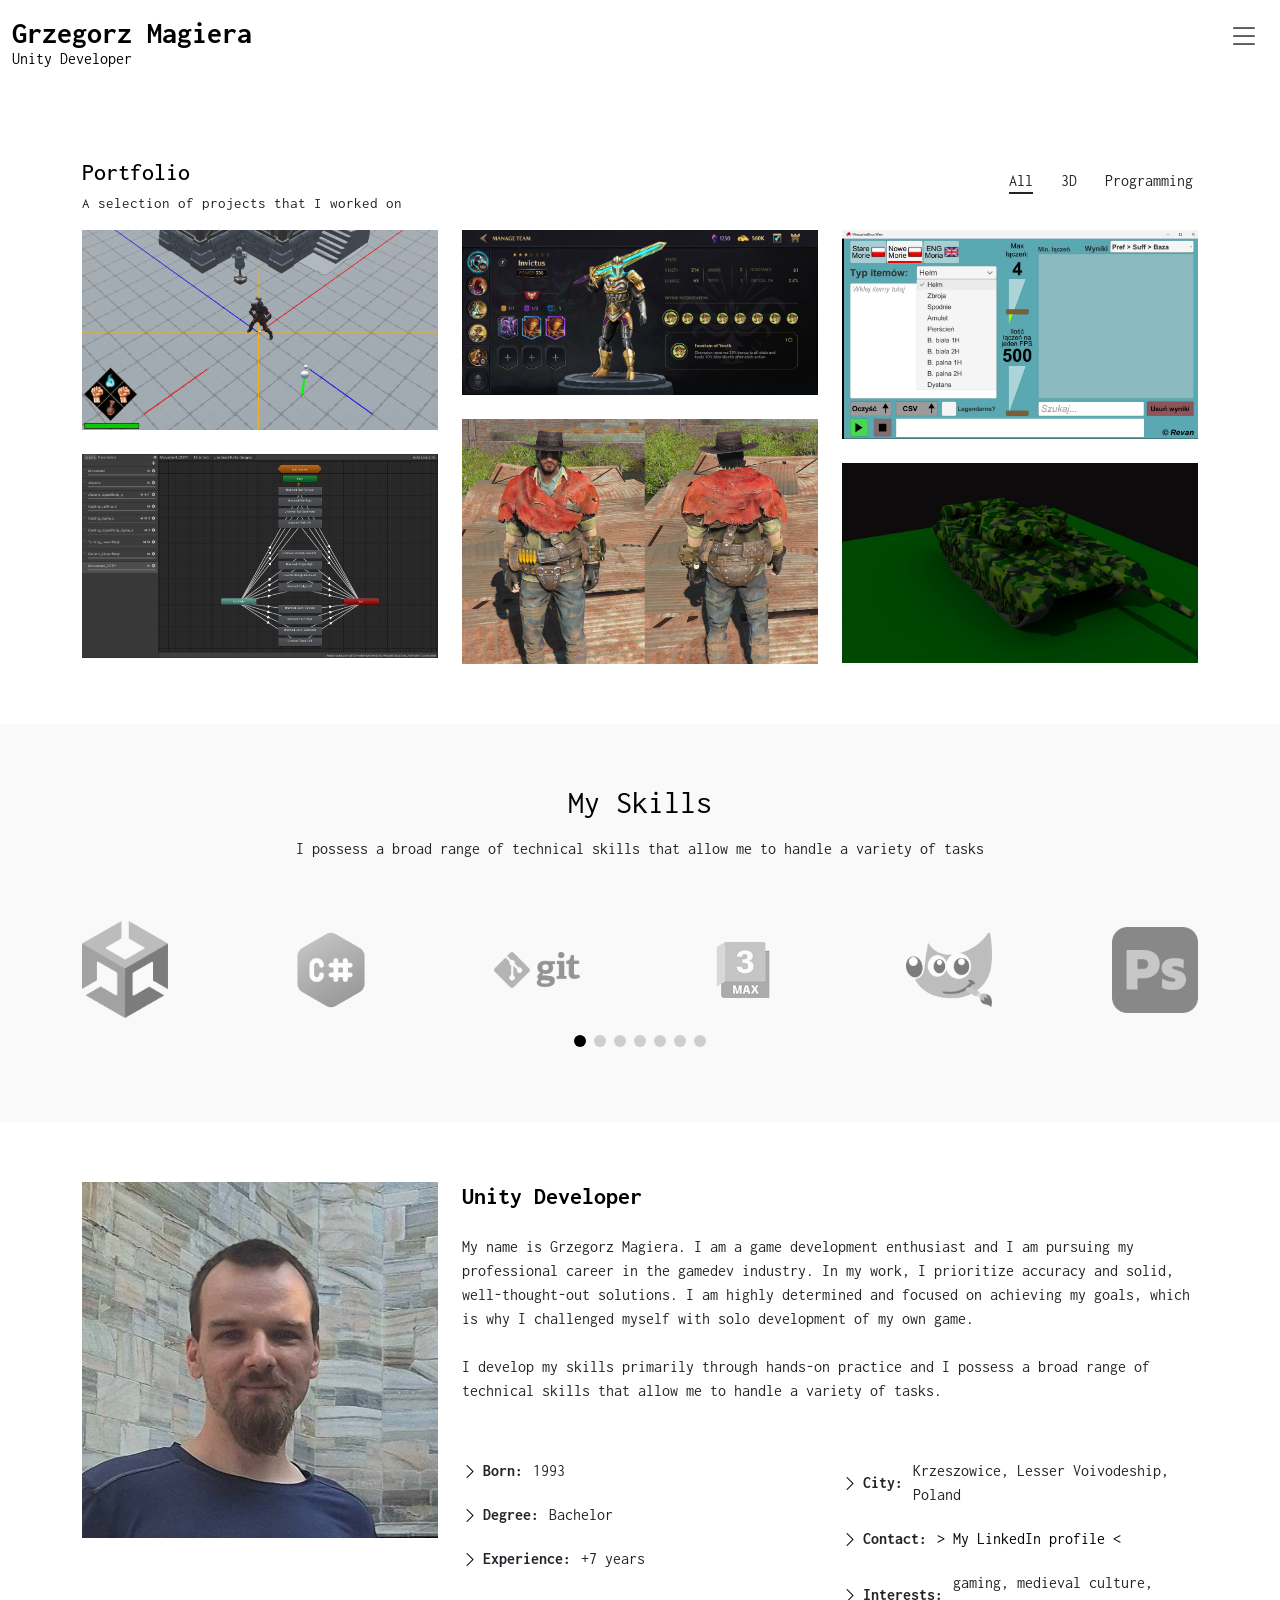
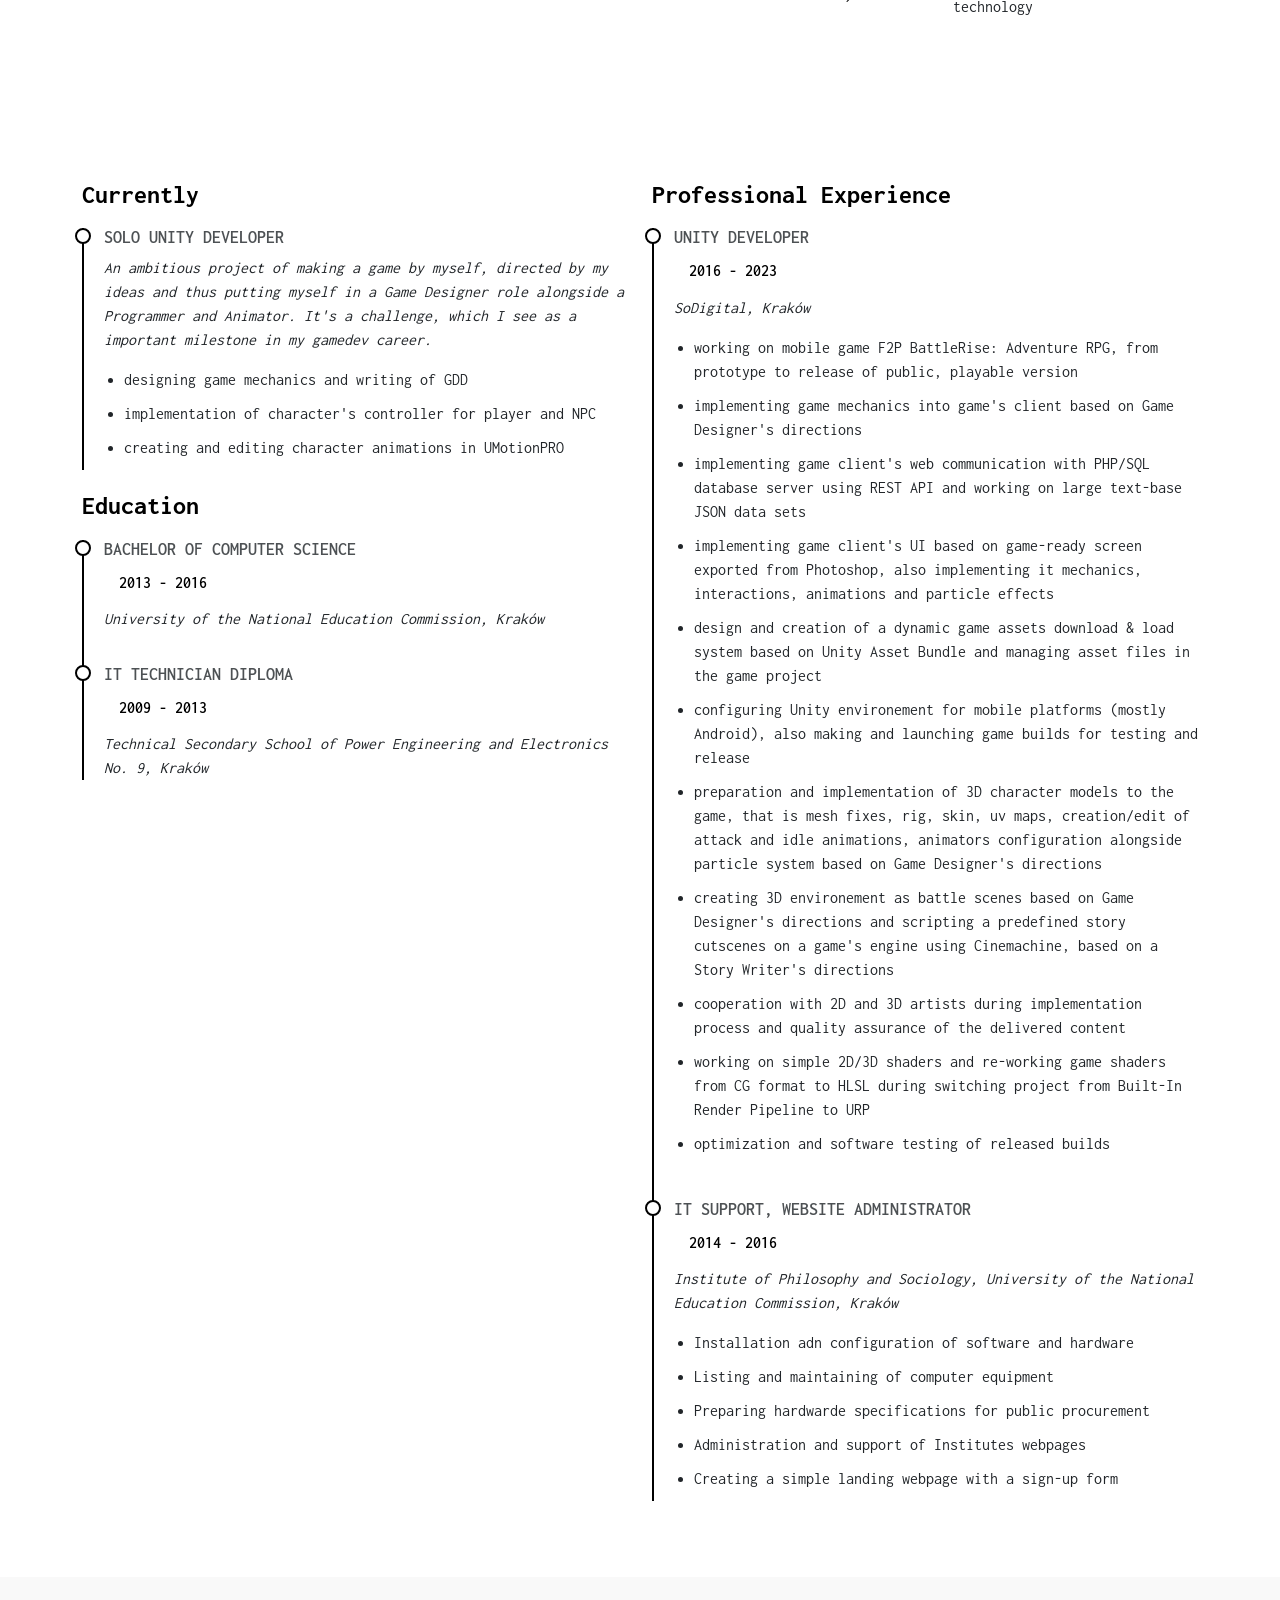
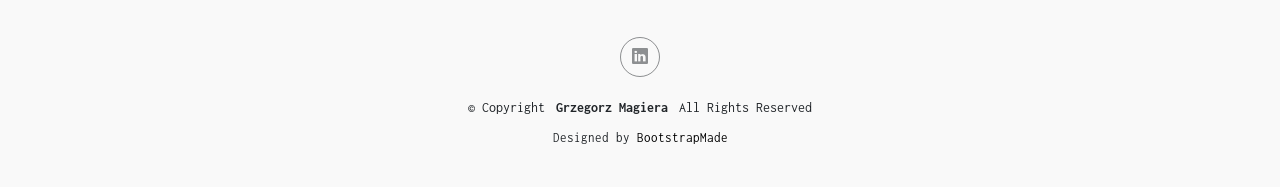
<file: index.html>
<!DOCTYPE html>
<html lang="en">

<head>
  <meta charset="utf-8">
  <meta content="width=device-width, initial-scale=1.0" name="viewport">
  <title>Grzegorz Magiera - Portfolio</title>
  <meta name="description" content="">
  <meta name="keywords" content="">

  <!-- Favicons -->
  <link href="assets/img/favicon.png" rel="icon">
  <link href="assets/img/apple-touch-icon.png" rel="apple-touch-icon">

  <!-- Fonts -->
  <link href="https://fonts.googleapis.com" rel="preconnect">
  <link href="https://fonts.gstatic.com" rel="preconnect" crossorigin>
  <link href="https://fonts.googleapis.com/css2?family=Inconsolata:wght@200;300;400;500;600;700;800;900&display=swap" rel="stylesheet">

  <!-- Vendor CSS Files -->
  <link href="assets/vendor/bootstrap/css/bootstrap.min.css" rel="stylesheet">
  <link href="assets/vendor/bootstrap-icons/bootstrap-icons.css" rel="stylesheet">
  <link href="assets/vendor/aos/aos.css" rel="stylesheet">
  <link href="assets/vendor/glightbox/css/glightbox.min.css" rel="stylesheet">
  <link href="assets/vendor/swiper/swiper-bundle.min.css" rel="stylesheet">

  <!-- Main CSS File -->
  <link href="assets/css/main.css" rel="stylesheet">

  <!-- =======================================================
  * Template Name: MyPortfolio
  * Template URL: https://bootstrapmade.com/myportfolio-bootstrap-portfolio-website-template/
  * Updated: Aug 08 2024 with Bootstrap v5.3.3
  * Author: BootstrapMade.com
  * License: https://bootstrapmade.com/license/
  ======================================================== -->
</head>

<body class="index-page">

  <header id="header" class="header d-flex align-items-center sticky-top">
    <div class="container-fluid  position-relative d-flex align-items-center justify-content-between">

      <a href="index.html" class="logo d-flex align-items-center">
        <!-- Uncomment the line below if you also wish to use an image logo -->
        <!-- <img src="assets/img/logo.png" alt=""> -->
		<div class="col-lg-7 portfolio-info">
            <h1 class="sitename">Grzegorz&nbspMagiera</h1>
            <p>Unity Developer</p>
        </div>
      </a>

      <nav id="navmenu" class="navmenu">
        <ul>
          <li><a href="#portfolio" class="active">Portfolio</a></li>
          <li><a href="#skills">Skills</a></li>
		  <li><a href="#about">About me</a></li>
		  <li><a href="#resume">Resume</a></li>
        </ul>
        <i class="mobile-nav-toggle d-xl-none bi bi-list"></i>
      </nav>

    </div>
  </header>

  <main class="main">

    <!-- Portfolio Section -->
    <section id="portfolio" class="portfolio section">

      <div class="container">

        <div class="isotope-layout" data-default-filter="*" data-layout="masonry" data-sort="original-order">

          <div class="row align-items-center">
            <div class="col-lg-7 portfolio-info">
              <h3>Portfolio</h3>
              <p>A selection of projects that I worked on</p>
            </div>
            <div class="col-lg-5 text-center text-lg-end">
              <ul class="portfolio-filters isotope-filters" data-aos="fade-up" data-aos-delay="100">
                <li data-filter="*" class="filter-active">All</li>
                <li data-filter=".filter-3d">3D</li>
                <li data-filter=".filter-programming">Programming</li>
              </ul><!-- End Portfolio Filters -->
            </div>
          </div>

          <div class="row gy-4 isotope-container" data-aos="fade-up" data-aos-delay="200" style="position: relative; height: 1344px;">
			
			<div class="col-lg-4 col-md-6 portfolio-item isotope-item filter-programming" style="position: absolute; left: 880px; top: 336px;">
              <div class="portfolio-content h-100">
                <img src="assets/img/portfolio/unity-solo-char.jpg" class="img-fluid" alt="">
                <a href="portfolio-solo-project.html" title="More Details" class="portfolio-info">
                  <h4>Solo game project</h4>
                  <p>Work in progress</p>
                </a>
              </div>
            </div><!-- End Portfolio Item -->
			
            <div class="col-lg-4 col-md-6 portfolio-item isotope-item filter-3d filter-programming" style="position: absolute; left: 440px; top: 0px;">
              <div class="portfolio-content h-100">
                <img src="assets/img/portfolio/br-dr-team.png" class="img-fluid" alt="">
                <a href="portfolio-battlerise.html" title="More Details" class="portfolio-info">
					<h4>BattlerRise: Adventure RPG</h4>
					<p>F2P Mobile Game</p>
                </a>
              </div>
            </div><!-- End Portfolio Item -->

            <div class="col-lg-4 col-md-6 portfolio-item isotope-item filter-programming" style="position: absolute; left: 0px; top: 336px;">
              <div class="portfolio-content h-100">
                <img src="assets/img/portfolio/bw-mixer.jpg" class="img-fluid" alt="">
                <a href="portfolio-bloodwars-mixer.html" title="More Details" class="portfolio-info">
                  <h4>BloodWars Item Mixer</h4>
                  <p>App for a web game community</p>
                </a>
              </div>
            </div><!-- End Portfolio Item -->
			
			<div class="col-lg-4 col-md-6 portfolio-item isotope-item filter-3d" style="position: absolute; left: 880px; top: 0px;">
              <div class="portfolio-content h-100">
                <img src="assets/img/portfolio/modding-poncho.jpg" class="img-fluid" alt="">
                <a href="portfolio-modding.html" title="More Details" class="portfolio-info">
                  <h4>Modding</h4>
                  <p>My mod projects</p>
                </a>
              </div>
            </div><!-- End Portfolio Item -->

            <div class="col-lg-4 col-md-6 portfolio-item isotope-item filter-work filter-programming" style="position: absolute; left: 440px; top: 336px;">
              <div class="portfolio-content h-100">
                <img src="assets/img/portfolio/layer-duplicator-3.jpg" class="img-fluid" alt="">
                <a href="portfolio-layer-duplicator.html" title="More Details" class="portfolio-info">
                  <h4>Mecanim Layer Duplicator</h4>
                  <p>An Unity Editor plugin</p>
                </a>
              </div>
            </div><!-- End Portfolio Item -->
			
			<div class="col-lg-4 col-md-6 portfolio-item isotope-item filter-3d" style="position: absolute; left: 0px; top: 0px;">
			  <div class="portfolio-content h-100">
                <img src="assets/img/portfolio/tank-1.png" class="img-fluid" alt="">
                <a href="portfolio-tank.html" title="More Details" class="portfolio-info">
                  <h4>T-72 Tank Model</h4>
                  <p>A school project</p>
                </a>
              </div>
            </div><!-- End Portfolio Item -->

          </div><!-- End Portfolio Container -->

        </div>

      </div>

    </section><!-- /Portfolio Section -->

    <!-- Skills Section -->
    <section id="skills" class="skills section light-background">

      <!-- Section Title -->
      <div class="container section-title" data-aos="fade-up">
        <h2>My Skills</h2>
        <p>I possess a broad range of technical skills that allow me to handle a variety of tasks</p>
      </div><!-- End Section Title -->

      <div class="container" data-aos="fade-up" data-aos-delay="100">

        <div class="swiper init-swiper">
          <script type="application/json" class="swiper-config">
            {
              "loop": true,
              "speed": 600,
              "autoplay": {
                "delay": 5000
              },
              "slidesPerView": "auto",
              "pagination": {
                "el": ".swiper-pagination",
                "type": "bullets",
                "clickable": true
              },
              "breakpoints": {
                "320": {
                  "slidesPerView": 2,
                  "spaceBetween": 40
                },
                "480": {
                  "slidesPerView": 3,
                  "spaceBetween": 60
                },
                "640": {
                  "slidesPerView": 4,
                  "spaceBetween": 80
                },
                "992": {
                  "slidesPerView": 6,
                  "spaceBetween": 120
                }
              }
            }
          </script>
          <div class="swiper-wrapper align-items-center">
		    <div class="swiper-slide"><img src="assets/img/skills/Unity_logo.png" class="img-fluid" alt=""></div>
            <div class="swiper-slide"><img src="assets/img/skills/C_Sharp_logo.png" class="img-fluid" alt=""></div>
            <div class="swiper-slide"><img src="assets/img/skills/Git_logo.png" class="img-fluid" alt=""></div>
            <div class="swiper-slide"><img src="assets/img/skills/3DsMAX_logo.png" class="img-fluid" alt=""></div>
            <div class="swiper-slide"><img src="assets/img/skills/GIMP_logo.png" class="img-fluid" alt=""></div>
            <div class="swiper-slide"><img src="assets/img/skills/Photoshop_logo.png" class="img-fluid" alt=""></div>
			<div class="swiper-slide"><img src="assets/img/skills/US-UK_flag.png" class="img-fluid" alt=""></div>
          </div>
          <div class="swiper-pagination"></div>
        </div>

      </div>

    </section><!-- /Clients Section -->

    <!-- About Section -->
    <section id="about" class="about section">

      <div class="container" data-aos="fade-up" data-aos-delay="100">

        <div class="row gy-4 justify-content-center">
          <div class="col-lg-4">
            <img src="assets/img/profile-img.jpg" class="img-fluid" alt="">
          </div>
          <div class="col-lg-8 content">
            <h2>Unity Developer</h2>
            <p class="py-3">
				My name is Grzegorz Magiera. I am a game development enthusiast and I am pursuing my professional career in the gamedev industry. In my work, I prioritize accuracy and solid, well-thought-out solutions. I am highly determined and focused on achieving my goals, which is why I challenged myself with solo development of my own game.</br></br>
				I develop my skills primarily through hands-on practice and I possess a broad range of technical skills that allow me to handle a variety of tasks.</br></br>
            </p>
            <div class="row">
              <div class="col-lg-6">
                <ul>
                  <li><i class="bi bi-chevron-right"></i> <strong>Born:</strong> <span>1993</span></li>
                  <li><i class="bi bi-chevron-right"></i> <strong>Degree:</strong> <span>Bachelor</span></li>
				  <li><i class="bi bi-chevron-right"></i> <strong>Experience:</strong> <span>+7 years</span></li>
                </ul>
              </div>
              <div class="col-lg-6">
                <ul>
				  <li><i class="bi bi-chevron-right"></i> <strong>City:</strong> <span>Krzeszowice, Lesser Voivodeship, Poland</span></li>
                  <li><i class="bi bi-chevron-right"></i> <strong>Contact:</strong> <span><a href="https://www.linkedin.com/in/grzegorz-magiera-947126160/">> My LinkedIn profile <</a></span></li>
				  <li><i class="bi bi-chevron-right"></i> <strong>Interests:</strong> <span>gaming, medieval culture, technology</span></li>
                </ul>
              </div>
            </div>
          </div>
        </div>

      </div>

    </section><!-- /About Section -->

    <!-- Resume Section -->
    <section id="resume" class="resume section">

      <!-- Section Title
      <div class="container section-title" data-aos="fade-up">
        <h2>Resume</h2>
        <p>Necessitatibus eius consequatur ex aliquid fuga eum quidem sint consectetur velit</p>
      </div> End Section Title -->

      <div class="container">

        <div class="row">

          <div class="col-lg-6" data-aos="fade-up" data-aos-delay="100">
            <h3 class="resume-title">Currently</h3>

            <div class="resume-item pb-0">
              <h4>Solo Unity Developer</h4>
              <p><em>An ambitious project of making a game by myself, directed by my ideas and thus putting myself in a Game Designer role alongside a Programmer and Animator. It's a challenge, which I see as a important milestone in my gamedev career.</em></p>
              <ul>
                <li>designing game mechanics and writing of GDD</li>
                <li>implementation of character's controller for player and NPC</li>
                <li>creating and editing character animations in UMotionPRO</li>
              </ul>
            </div><!-- Edn Resume Item -->

            <h3 class="resume-title">Education</h3>
            <div class="resume-item">
              <h4>Bachelor of Computer Science</h4>
              <h5>2013 - 2016</h5>
              <p><em>University of the National Education Commission, Kraków</em></p>
            </div><!-- Edn Resume Item -->

            <div class="resume-item">
              <h4>IT Technician Diploma</h4>
              <h5>2009 - 2013</h5>
              <p><em>Technical Secondary School of Power Engineering and Electronics No. 9, Kraków</em></p>
            </div><!-- Edn Resume Item -->

          </div>

          <div class="col-lg-6" data-aos="fade-up" data-aos-delay="200">
            <h3 class="resume-title">Professional Experience</h3>
            <div class="resume-item">
              <h4>Unity Developer</h4>
              <h5>2016 - 2023</h5>
              <p><em>SoDigital, Kraków</em></p>
              <ul>
				<li>working on mobile game F2P BattleRise: Adventure RPG, from prototype to release of public, playable version</li>
				<li>implementing game mechanics into game's client based on Game Designer's directions</li>
				<li>implementing game client's web communication with PHP/SQL database server using REST API and working on large text-base JSON data sets</li>
				<li>implementing game client's UI based on game-ready screen exported from Photoshop, also implementing it mechanics, interactions, animations and particle effects</li>
				<li>design and creation of a dynamic game assets download & load system based on Unity Asset Bundle and managing asset files in the game project</li>
				<li>configuring Unity environement for mobile platforms (mostly Android), also making and launching game builds for testing and release</li>
				<li>preparation and implementation of 3D character models to the game, that is mesh fixes, rig, skin, uv maps, creation/edit of attack and idle animations, animators configuration alongside particle system based on Game Designer's directions</li>
				<li>creating 3D environement as battle scenes based on Game Designer's directions and scripting a predefined story cutscenes on a game's engine using Cinemachine, based on a Story Writer's directions</li>
				<li>cooperation with 2D and 3D artists during implementation process and quality assurance of the delivered content</li>
				<li>working on simple 2D/3D shaders and re-working game shaders from CG format to HLSL during switching project from Built-In Render Pipeline to URP</li>
				<li>optimization and software testing of released builds</li>
              </ul>
            </div><!-- Edn Resume Item -->

            <div class="resume-item">
              <h4>IT Support, Website Administrator</h4>
              <h5>2014 - 2016</h5>
              <p><em>Institute of Philosophy and Sociology, University of the National Education Commission, Kraków</em></p>
              <ul>
                <li>Installation adn configuration of software and hardware</li>
                <li>Listing and maintaining of computer equipment</li>
                <li>Preparing hardwarde specifications for public procurement</li>
                <li>Administration and support of Institutes webpages</li>
				<li>Creating a simple landing webpage with a sign-up form</li>
              </ul>
            </div><!-- Edn Resume Item -->

          </div>

        </div>

      </div>

    </section><!-- /Resume Section -->
	
  </main>

  <footer id="footer" class="footer light-background">

    <div class="container">
	  <div class="social-links d-flex justify-content-center">
        <a href="https://www.linkedin.com/in/grzegorz-magiera-947126160/"><i class="bi bi-linkedin"></i></a>
      </div>
	  
	  <div class="social-links d-flex justify-content-center"></div>
	  
      <div class="copyright text-center ">
        <p>© <span>Copyright</span> <strong class="px-1 sitename">Grzegorz Magiera</strong> <span>All Rights Reserved</span></p>
      </div>
      <div class="credits">
        <!-- All the links in the footer should remain intact. -->
        <!-- You can delete the links only if you've purchased the pro version. -->
        <!-- Licensing information: https://bootstrapmade.com/license/ -->
        <!-- Purchase the pro version with working PHP/AJAX contact form: [buy-url] -->
        Designed by <a href="https://bootstrapmade.com/">BootstrapMade</a>
      </div>
    </div>

  </footer>

  <!-- Scroll Top -->
  <a href="#" id="scroll-top" class="scroll-top d-flex align-items-center justify-content-center"><i class="bi bi-arrow-up-short"></i></a>

  <!-- Preloader -->
  <div id="preloader"></div>

  <!-- Vendor JS Files -->
  <script src="assets/vendor/bootstrap/js/bootstrap.bundle.min.js"></script>
  <script src="assets/vendor/php-email-form/validate.js"></script>
  <script src="assets/vendor/aos/aos.js"></script>
  <script src="assets/vendor/glightbox/js/glightbox.min.js"></script>
  <script src="assets/vendor/imagesloaded/imagesloaded.pkgd.min.js"></script>
  <script src="assets/vendor/isotope-layout/isotope.pkgd.min.js"></script>
  <script src="assets/vendor/swiper/swiper-bundle.min.js"></script>

  <!-- Main JS File -->
  <script src="assets/js/main.js"></script>

</body>

</html>
</file>
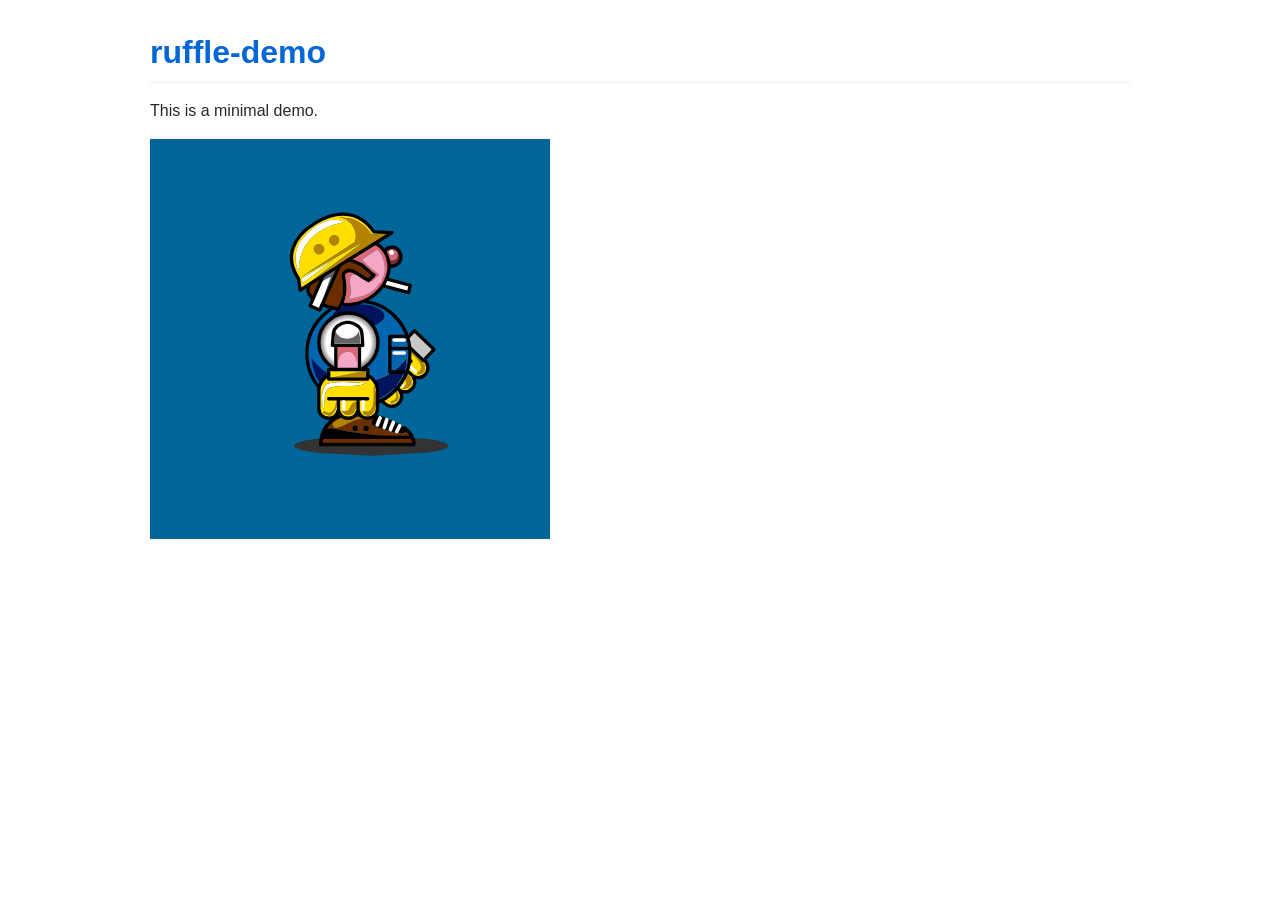
<file: assets/minimal-ruffle/index.html>
<!DOCTYPE html>
<html lang="en-US"><head>
<meta http-equiv="content-type" content="text/html; charset=UTF-8">
    <meta charset="UTF-8">
    <meta http-equiv="X-UA-Compatible" content="IE=edge">
    <meta name="viewport" content="width=device-width, initial-scale=1">

<!-- Begin Jekyll SEO tag v2.7.1 -->
<title>Minimal demo | ruffle-demo</title>
<meta name="generator" content="Jekyll v3.9.0">
<meta property="og:title" content="Minimal demo">
<meta property="og:locale" content="en_US">
<link rel="canonical" href="http://www.ousia.tk/ruffle-demo/">
<meta property="og:url" content="http://www.ousia.tk/ruffle-demo/">
<meta property="og:site_name" content="ruffle-demo">
<meta name="twitter:card" content="summary">
<meta property="twitter:title" content="Minimal demo">
<!-- End Jekyll SEO tag -->

    <link rel="stylesheet" href="./style.css">
  </head>
  <body>
    <div class="container-lg px-3 my-5 markdown-body">
      
      <h1><a href="http://www.ousia.tk/ruffle-demo/">ruffle-demo</a></h1>
      

      <p>This is a minimal demo.</p>

<object data="./006699.swf" type="application/x-shockwave-flash" width="400" height="400"><param name="movie" value="./006a699.swf"><param name="allowScriptAccess" value="sameDomain"><param name="quality" value="high"><param name="scale" value="noscale"><param name="menu" value="false"></object>

<script src="./ruffle.js"></script>



      
    </div>    
  

</body></html>
</file>
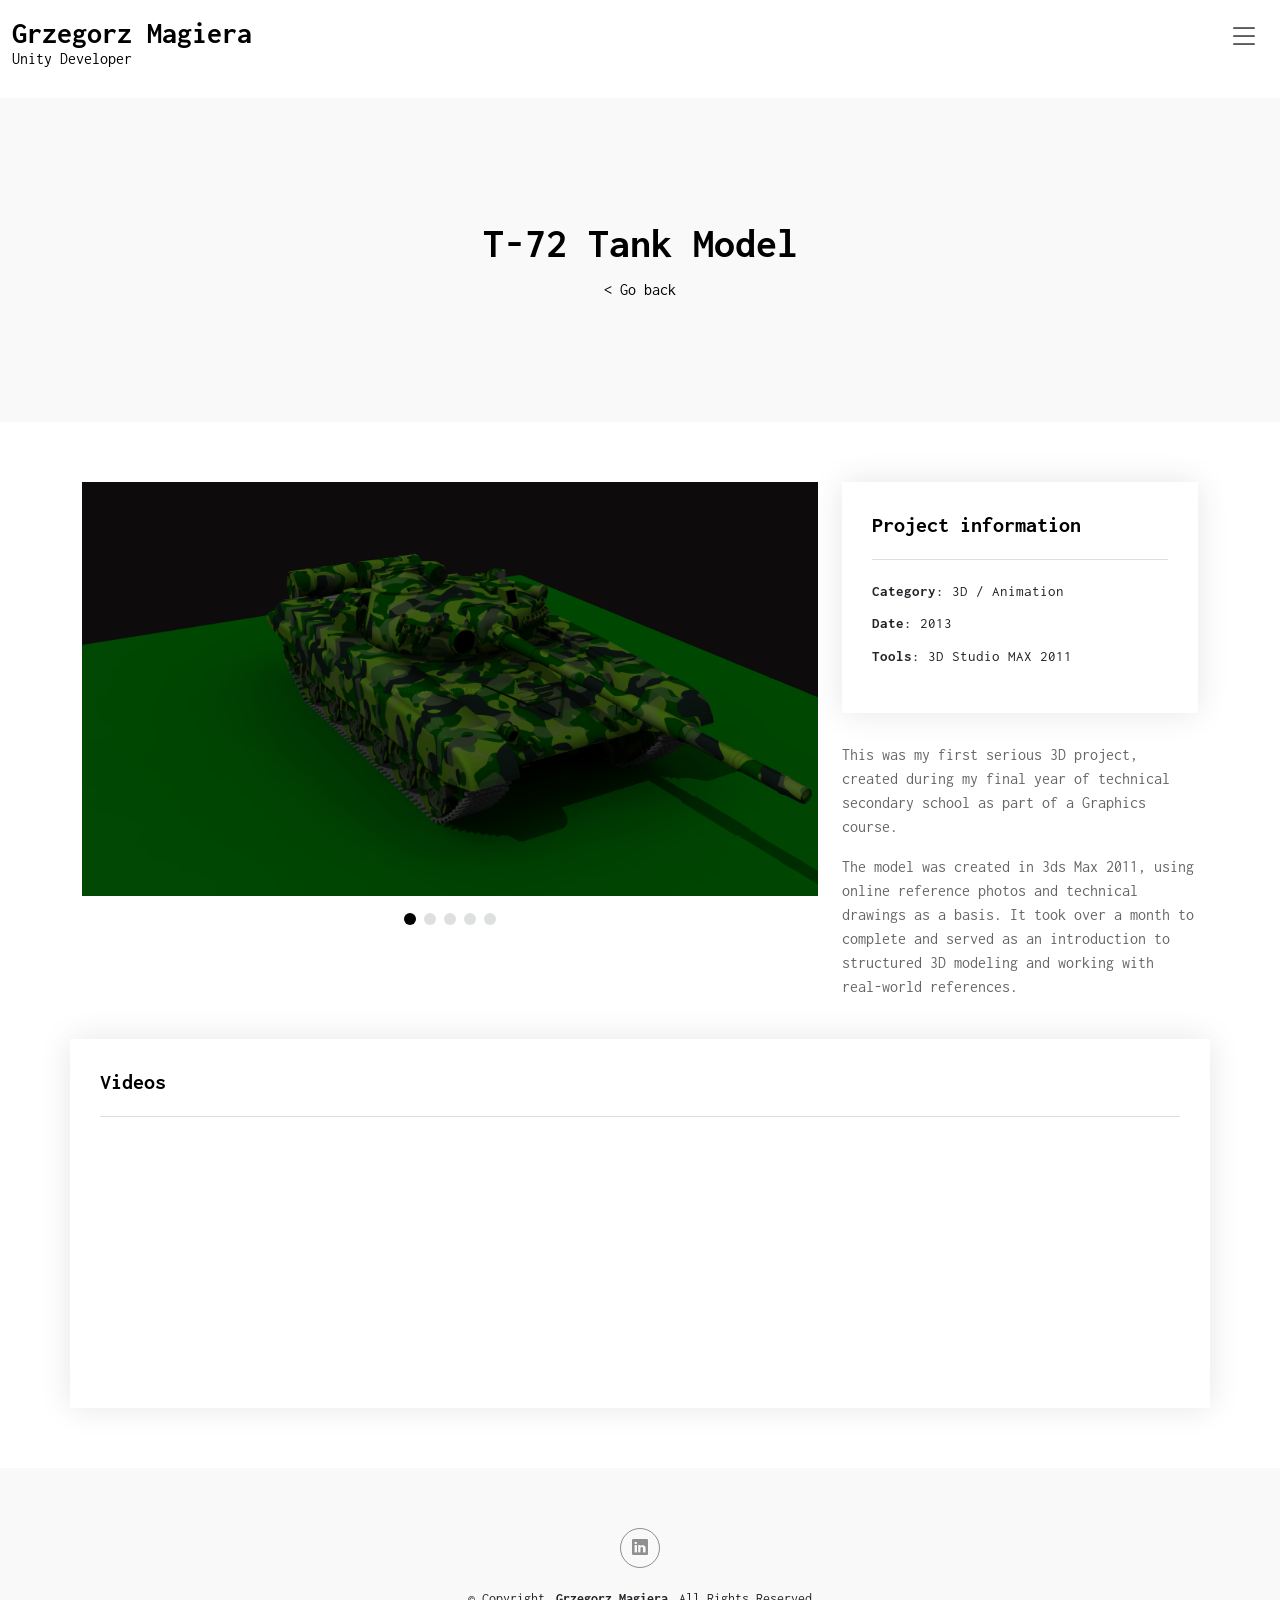
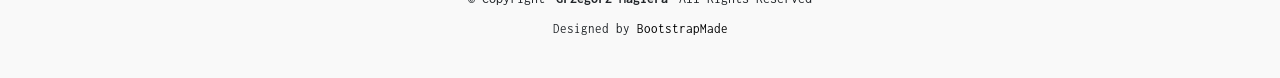
<file: portfolio-arkanoid-game.html>
<!DOCTYPE html>
<html lang="en">

<head>
  <meta charset="utf-8">
  <meta content="width=device-width, initial-scale=1.0" name="viewport">
  <title>Tank - Grzegorz Magiera Portfolio</title>
  <meta name="description" content="">
  <meta name="keywords" content="">
  <meta name="referrer" content="origin" />

  <!-- Favicons -->
  <link href="assets/img/favicon.png" rel="icon">
  <link href="assets/img/apple-touch-icon.png" rel="apple-touch-icon">

  <!-- Fonts -->
  <link href="https://fonts.googleapis.com" rel="preconnect">
  <link href="https://fonts.gstatic.com" rel="preconnect" crossorigin>
  <link href="https://fonts.googleapis.com/css2?family=Inconsolata:wght@200;300;400;500;600;700;800;900&display=swap" rel="stylesheet">

  <!-- Vendor CSS Files -->
  <link href="assets/vendor/bootstrap/css/bootstrap.min.css" rel="stylesheet">
  <link href="assets/vendor/bootstrap-icons/bootstrap-icons.css" rel="stylesheet">
  <link href="assets/vendor/aos/aos.css" rel="stylesheet">
  <link href="assets/vendor/glightbox/css/glightbox.min.css" rel="stylesheet">
  <link href="assets/vendor/swiper/swiper-bundle.min.css" rel="stylesheet">

  <!-- Main CSS File -->
  <link href="assets/css/main.css" rel="stylesheet">

  <!-- =======================================================
  * Template Name: MyPortfolio
  * Template URL: https://bootstrapmade.com/myportfolio-bootstrap-portfolio-website-template/
  * Updated: Aug 08 2024 with Bootstrap v5.3.3
  * Author: BootstrapMade.com
  * License: https://bootstrapmade.com/license/
  ======================================================== -->
</head>

<body class="portfolio-details-page">

  <header id="header" class="header d-flex align-items-center sticky-top">
    <div class="container-fluid  position-relative d-flex align-items-center justify-content-between">

      <a href="index.html" class="logo d-flex align-items-center">
        <!-- Uncomment the line below if you also wish to use an image logo -->
        <!-- <img src="assets/img/logo.png" alt=""> -->
        <div class="col-lg-7 portfolio-info">
            <h1 class="sitename">Grzegorz&nbspMagiera</h1>
            <p>Unity Developer</p>
        </div>
      </a>

      <nav id="navmenu" class="navmenu">
        <ul>
          <li><a href="index.html#portfolio" class="active">Portfolio</a></li>
          <li><a href="index.html#skills">Skills</a></li>
		  <li><a href="index.html#about">About me</a></li>
		  <li><a href="index.html#resume">Resume</a></li>
        </ul>
        <i class="mobile-nav-toggle d-xl-none bi bi-list"></i>
      </nav>

    </div>
  </header>

  <main class="main">

    <!-- Page Title -->
    <div class="page-title light-background">
      <div class="container">
        <h1>T-72 Tank Model</h1>
        <nav class="breadcrumbs">
          <ol>
            <li><a href="index.html">< Go back</a></li>
          </ol>
        </nav>
      </div>
    </div><!-- End Page Title -->

    <!-- Portfolio Details Section -->
    <section id="portfolio-details" class="portfolio-details section">

      <div class="container" data-aos="fade-up" data-aos-delay="100">

        <div class="row gy-4">

          <div class="col-lg-8">
            <div class="portfolio-details-slider swiper init-swiper">

              <script type="application/json" class="swiper-config">
                {
                  "loop": true,
                  "speed": 600,
                  "autoplay": {
                    "delay": 5000
                  },
                  "slidesPerView": "auto",
                  "pagination": {
                    "el": ".swiper-pagination",
                    "type": "bullets",
                    "clickable": true
                  }
                }
              </script>

              <div class="swiper-wrapper align-items-center">
			  
                <div class="swiper-slide">
                  <img src="assets/img/portfolio/tank-1.png" alt="">
                </div>

                <div class="swiper-slide">
                  <img src="assets/img/portfolio/tank-2.png" alt="">
                </div>

                <div class="swiper-slide">
                  <img src="assets/img/portfolio/tank-3.png" alt="">
                </div>

                <div class="swiper-slide">
                  <img src="assets/img/portfolio/tank-4.png" alt="">
                </div>
				
				<div class="swiper-slide">
                  <img src="assets/img/portfolio/tank-5.png" alt="">
                </div>

              </div>
              <div class="swiper-pagination"></div>
            </div>
          </div>

          <div class="col-lg-4">
            <div class="portfolio-info" data-aos="fade-up" data-aos-delay="200">
              <h3>Project information</h3>
              <ul>
                <li><strong>Category</strong>: 3D / Animation</li>
                <li><strong>Date</strong>: 2013</li>
                <li><strong>Tools</strong>: 3D Studio MAX 2011</li>
              </ul>
            </div>
            <div class="portfolio-description" data-aos="fade-up" data-aos-delay="300">
              <p>This was my first serious 3D project, created during my final year of technical secondary school as part of a Graphics course.</p>
			  <p>The model was created in 3ds Max 2011, using online reference photos and technical drawings as a basis. It took over a month to complete and served as an introduction to structured 3D modeling and working with real-world references.</p>
            </div>
          </div>
		  
		  <div class="portfolio-info" data-aos="fade-up" data-aos-delay="200">
			<h3>Videos</h3>
			  <iframe width="416" height="234" src="https://www.youtube.com/embed/GJ-MWz8QSGg?si=Ej_rHuQEmbnliNGk" title="YouTube video player" frameborder="0" allow="accelerometer; autoplay; clipboard-write; encrypted-media; gyroscope; picture-in-picture; web-share" referrerpolicy="strict-origin-when-cross-origin" allowfullscreen></iframe>
		  </div>

        </div>

      </div>

    </section><!-- /Portfolio Details Section -->

  </main>

  <footer id="footer" class="footer light-background">

    <div class="container">
	  <div class="social-links d-flex justify-content-center">
        <a href="https://www.linkedin.com/in/grzegorz-magiera-947126160/"><i class="bi bi-linkedin"></i></a>
      </div>
	  
	  <div class="social-links d-flex justify-content-center"></div>
	  
      <div class="copyright text-center ">
        <p>© <span>Copyright</span> <strong class="px-1 sitename">Grzegorz Magiera</strong> <span>All Rights Reserved</span></p>
      </div>
      <div class="credits">
        <!-- All the links in the footer should remain intact. -->
        <!-- You can delete the links only if you've purchased the pro version. -->
        <!-- Licensing information: https://bootstrapmade.com/license/ -->
        <!-- Purchase the pro version with working PHP/AJAX contact form: [buy-url] -->
        Designed by <a href="https://bootstrapmade.com/">BootstrapMade</a>
      </div>
    </div>

  </footer>

  <!-- Scroll Top -->
  <a href="#" id="scroll-top" class="scroll-top d-flex align-items-center justify-content-center"><i class="bi bi-arrow-up-short"></i></a>

  <!-- Preloader -->
  <div id="preloader"></div>

  <!-- Vendor JS Files -->
  <script src="assets/vendor/bootstrap/js/bootstrap.bundle.min.js"></script>
  <script src="assets/vendor/php-email-form/validate.js"></script>
  <script src="assets/vendor/aos/aos.js"></script>
  <script src="assets/vendor/glightbox/js/glightbox.min.js"></script>
  <script src="assets/vendor/imagesloaded/imagesloaded.pkgd.min.js"></script>
  <script src="assets/vendor/isotope-layout/isotope.pkgd.min.js"></script>
  <script src="assets/vendor/swiper/swiper-bundle.min.js"></script>

  <!-- Main JS File -->
  <script src="assets/js/main.js"></script>

</body>

</html>
</file>
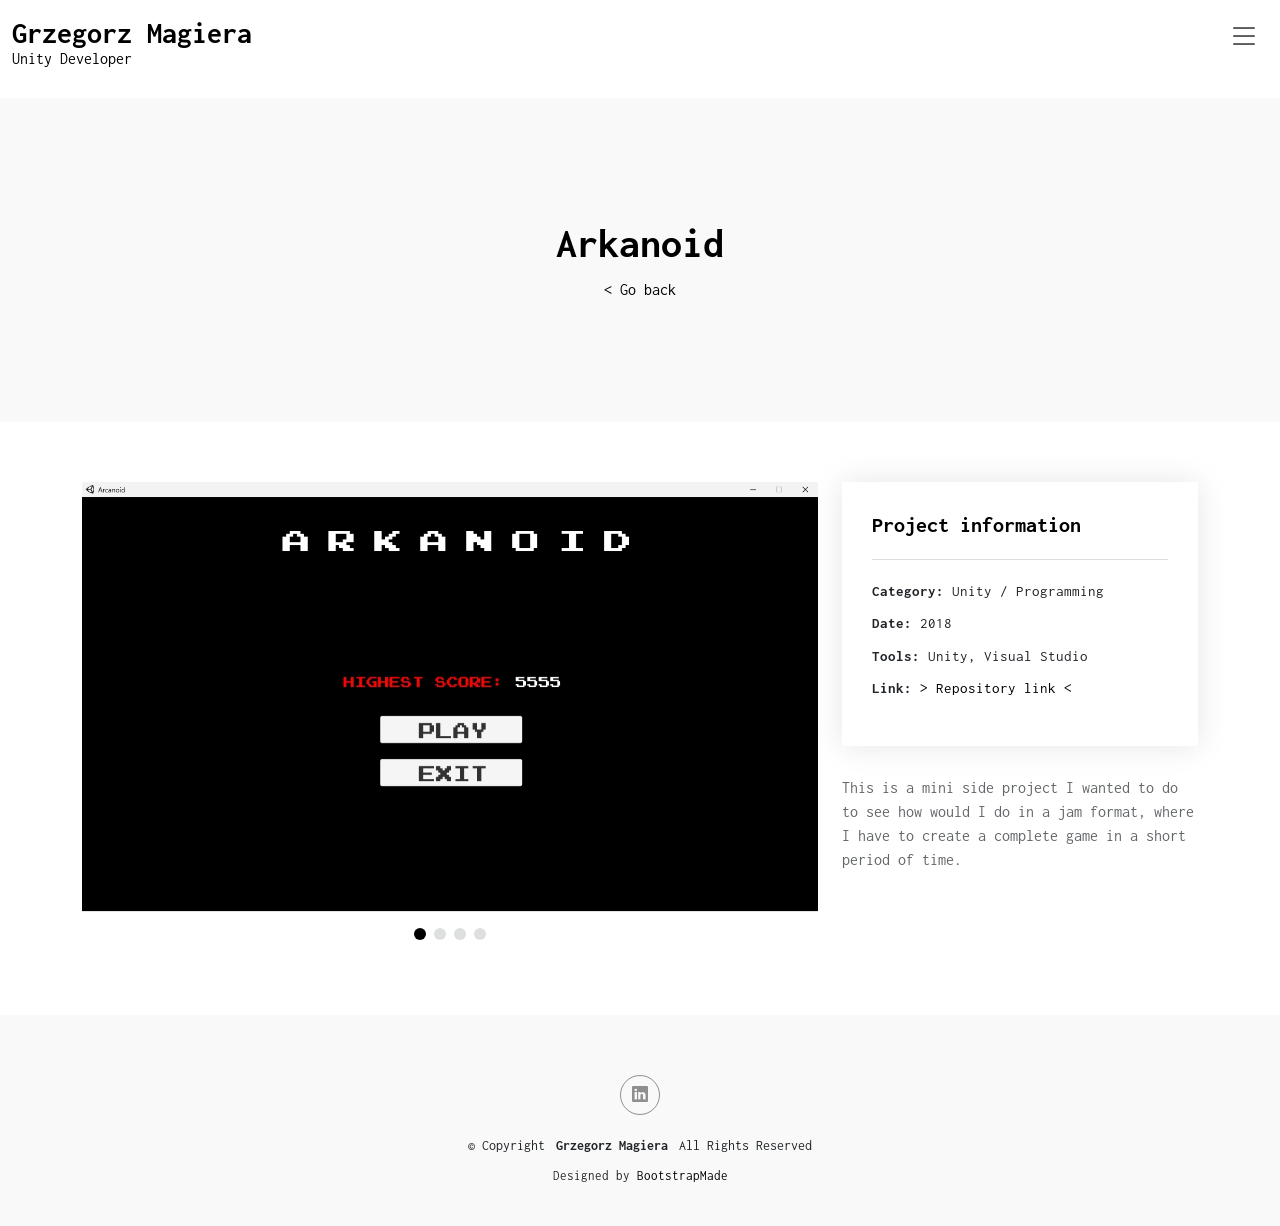
<file: portfolio-arkanoid.html>
<!DOCTYPE html>
<html lang="en">

<head>
  <meta charset="utf-8">
  <meta content="width=device-width, initial-scale=1.0" name="viewport">
  <title>Grzegorz Magiera Portfolio</title>
  <meta name="description" content="">
  <meta name="keywords" content="">
  <meta name="referrer" content="origin" />

  <!-- Favicons -->
  <link href="assets/img/favicon.png" rel="icon">
  <link href="assets/img/apple-touch-icon.png" rel="apple-touch-icon">

  <!-- Fonts -->
  <link href="https://fonts.googleapis.com" rel="preconnect">
  <link href="https://fonts.gstatic.com" rel="preconnect" crossorigin>
  <link href="https://fonts.googleapis.com/css2?family=Inconsolata:wght@200;300;400;500;600;700;800;900&display=swap" rel="stylesheet">

  <!-- Vendor CSS Files -->
  <link href="assets/vendor/bootstrap/css/bootstrap.min.css" rel="stylesheet">
  <link href="assets/vendor/bootstrap-icons/bootstrap-icons.css" rel="stylesheet">
  <link href="assets/vendor/aos/aos.css" rel="stylesheet">
  <link href="assets/vendor/glightbox/css/glightbox.min.css" rel="stylesheet">
  <link href="assets/vendor/swiper/swiper-bundle.min.css" rel="stylesheet">

  <!-- Main CSS File -->
  <link href="assets/css/main.css" rel="stylesheet">

  <!-- =======================================================
  * Template Name: MyPortfolio
  * Template URL: https://bootstrapmade.com/myportfolio-bootstrap-portfolio-website-template/
  * Updated: Aug 08 2024 with Bootstrap v5.3.3
  * Author: BootstrapMade.com
  * License: https://bootstrapmade.com/license/
  ======================================================== -->
</head>

<body class="portfolio-details-page">

  <header id="header" class="header d-flex align-items-center sticky-top">
    <div class="container-fluid  position-relative d-flex align-items-center justify-content-between">

      <a href="index.html" class="logo d-flex align-items-center">
        <!-- Uncomment the line below if you also wish to use an image logo -->
        <!-- <img src="assets/img/logo.png" alt=""> -->
        <div class="col-lg-7 portfolio-info">
            <h1 class="sitename">Grzegorz&nbspMagiera</h1>
            <p>Unity Developer</p>
        </div>
      </a>

      <nav id="navmenu" class="navmenu">
        <ul>
          <li><a href="index.html#portfolio" class="active">Portfolio</a></li>
          <li><a href="index.html#skills">Skills</a></li>
		  <li><a href="index.html#about">About me</a></li>
		  <li><a href="index.html#resume">Resume</a></li>
        </ul>
        <i class="mobile-nav-toggle d-xl-none bi bi-list"></i>
      </nav>

    </div>
  </header>

  <main class="main">

    <!-- Page Title -->
    <div class="page-title light-background">
      <div class="container">
        <h1>Arkanoid</h1>
        <nav class="breadcrumbs">
          <ol>
            <li><a href="index.html">< Go back</a></li>
          </ol>
        </nav>
      </div>
    </div><!-- End Page Title -->

    <!-- Portfolio Details Section -->
    <section id="portfolio-details" class="portfolio-details section">

      <div class="container" data-aos="fade-up" data-aos-delay="100">

        <div class="row gy-4">

          <div class="col-lg-8">
            <div class="portfolio-details-slider swiper init-swiper">

              <script type="application/json" class="swiper-config">
                {
                  "loop": true,
                  "speed": 600,
                  "autoplay": {
                    "delay": 5000
                  },
                  "slidesPerView": "auto",
                  "pagination": {
                    "el": ".swiper-pagination",
                    "type": "bullets",
                    "clickable": true
                  }
                }
              </script>

              <div class="swiper-wrapper align-items-center">
			  
                <div class="swiper-slide">
                  <img src="assets/img/portfolio/arkanoid-1.jpg" alt="">
                </div>

                <div class="swiper-slide">
                  <img src="assets/img/portfolio/arkanoid-2.jpg" alt="">
                </div>

                <div class="swiper-slide">
                  <img src="assets/img/portfolio/arkanoid-3.jpg" alt="">
                </div>

                <div class="swiper-slide">
                  <img src="assets/img/portfolio/arkanoid-4.jpg" alt="">
                </div>

              </div>
              <div class="swiper-pagination"></div>
            </div>
          </div>

          <div class="col-lg-4">
            <div class="portfolio-info" data-aos="fade-up" data-aos-delay="200">
              <h3>Project information</h3>
              <ul>
                <li><strong>Category:</strong> Unity / Programming</li>
                <li><strong>Date:</strong> 2018</li>
                <li><strong>Tools:</strong> Unity, Visual Studio</li>
                <li><strong>Link:</strong> <a href="https://gitlab.com/gmagiera/Arkanoid" target="_blank"> > Repository link < </a></li>
              </ul>
            </div>
            <div class="portfolio-description" data-aos="fade-up" data-aos-delay="300">
              <p>This is a mini side project I wanted to do to see how would I do in a jam format, where I have to create a complete game in a short period of time.</p>
			  <p></p>
            </div>
          </div>

        </div>

      </div>

    </section><!-- /Portfolio Details Section -->

  </main>

  <footer id="footer" class="footer light-background">

    <div class="container">
	  <div class="social-links d-flex justify-content-center">
        <a href="https://www.linkedin.com/in/grzegorz-magiera-947126160/"><i class="bi bi-linkedin"></i></a>
      </div>
	  
	  <div class="social-links d-flex justify-content-center"></div>
	  
      <div class="copyright text-center ">
        <p>© <span>Copyright</span> <strong class="px-1 sitename">Grzegorz Magiera</strong> <span>All Rights Reserved</span></p>
      </div>
      <div class="credits">
        <!-- All the links in the footer should remain intact. -->
        <!-- You can delete the links only if you've purchased the pro version. -->
        <!-- Licensing information: https://bootstrapmade.com/license/ -->
        <!-- Purchase the pro version with working PHP/AJAX contact form: [buy-url] -->
        Designed by <a href="https://bootstrapmade.com/">BootstrapMade</a>
      </div>
    </div>

  </footer>

  <!-- Scroll Top -->
  <a href="#" id="scroll-top" class="scroll-top d-flex align-items-center justify-content-center"><i class="bi bi-arrow-up-short"></i></a>

  <!-- Preloader -->
  <div id="preloader"></div>

  <!-- Vendor JS Files -->
  <script src="assets/vendor/bootstrap/js/bootstrap.bundle.min.js"></script>
  <script src="assets/vendor/php-email-form/validate.js"></script>
  <script src="assets/vendor/aos/aos.js"></script>
  <script src="assets/vendor/glightbox/js/glightbox.min.js"></script>
  <script src="assets/vendor/imagesloaded/imagesloaded.pkgd.min.js"></script>
  <script src="assets/vendor/isotope-layout/isotope.pkgd.min.js"></script>
  <script src="assets/vendor/swiper/swiper-bundle.min.js"></script>

  <!-- Main JS File -->
  <script src="assets/js/main.js"></script>

</body>

</html>
</file>
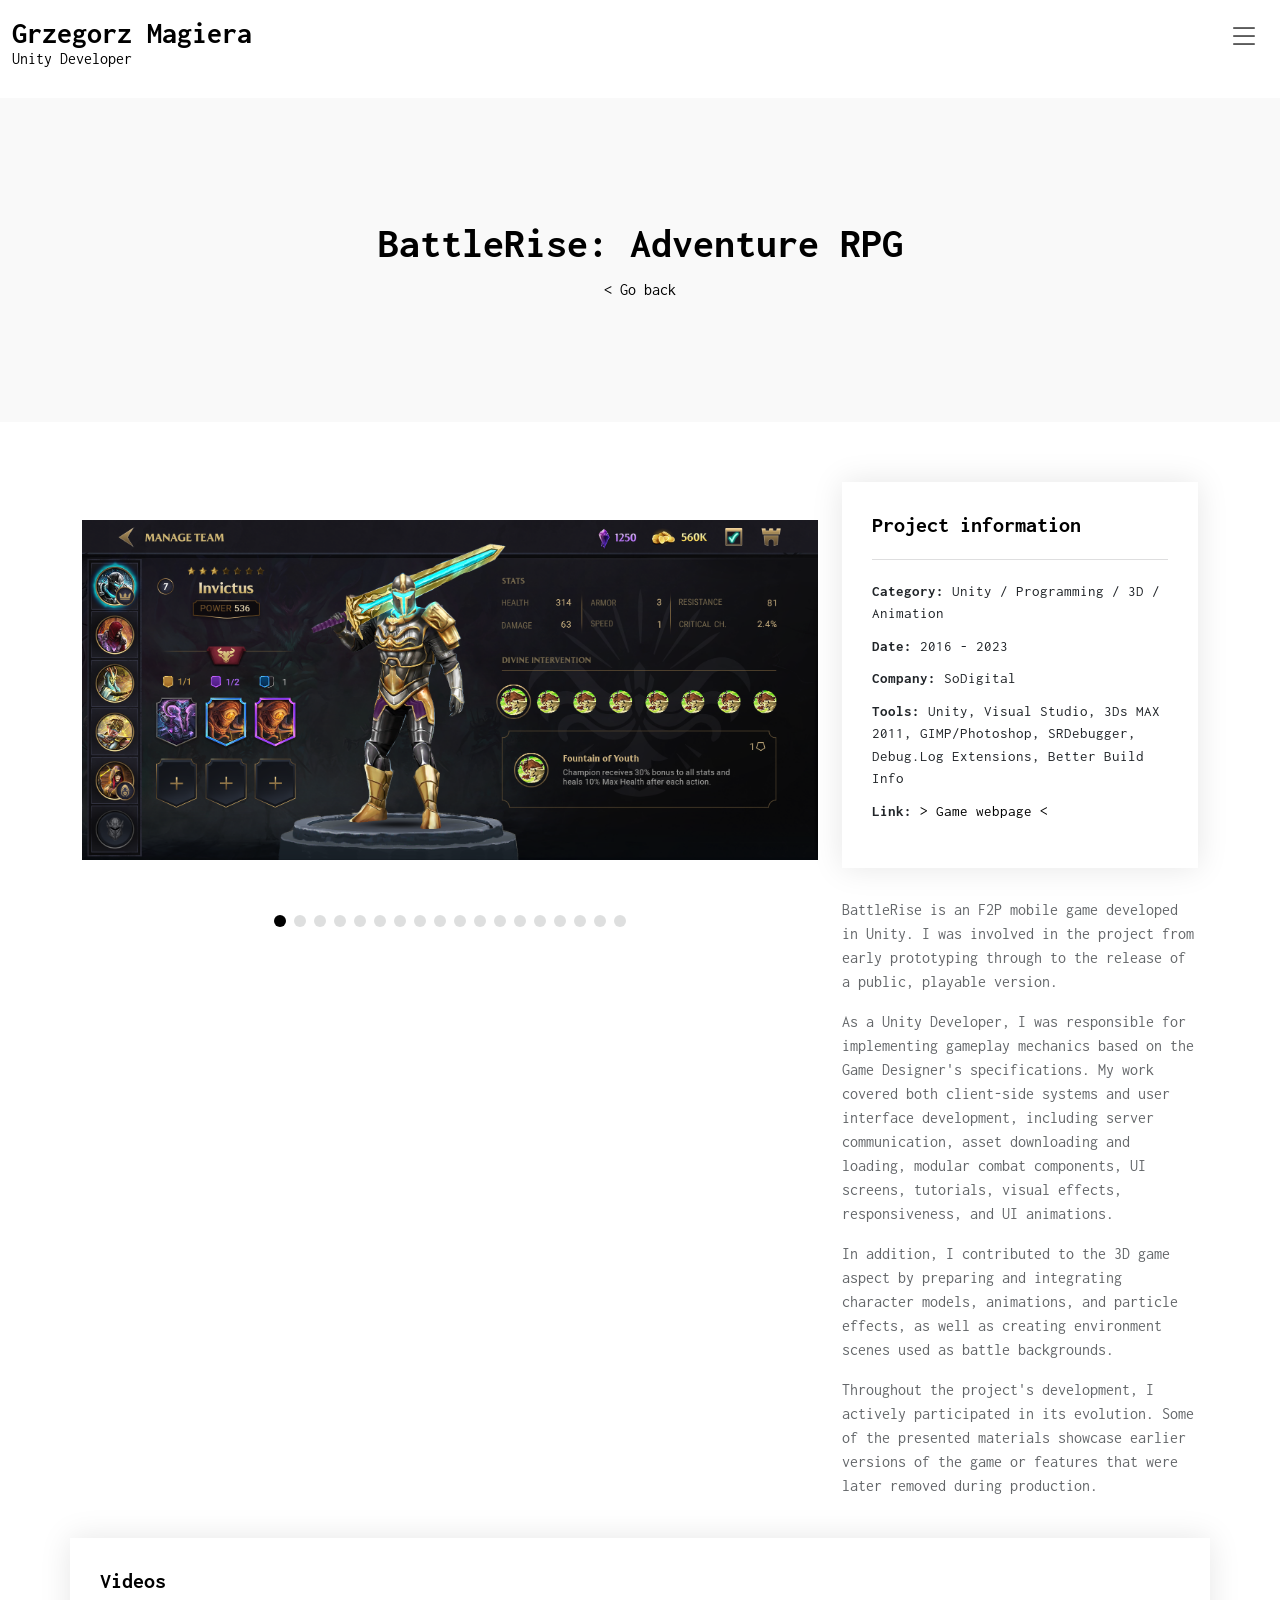
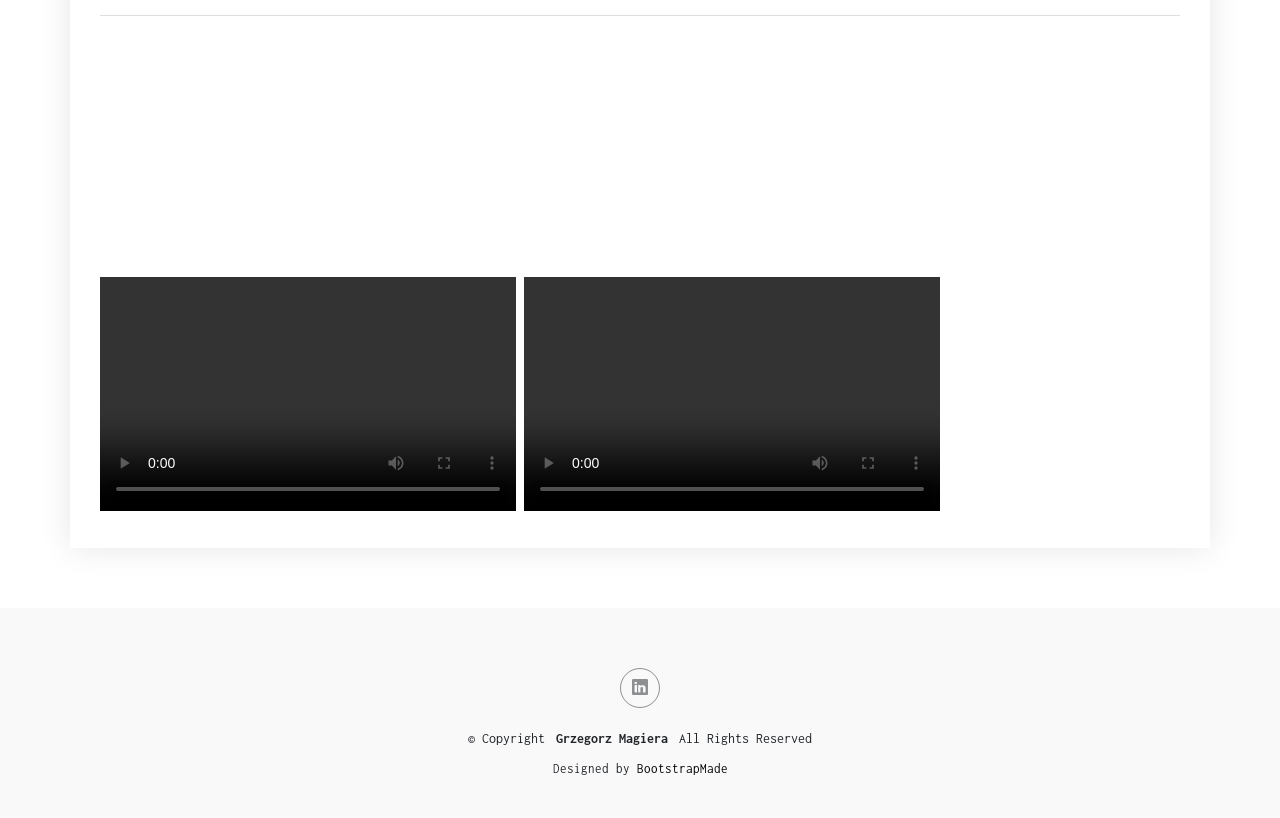
<file: portfolio-battlerise.html>
<!DOCTYPE html>
<html lang="en">

<head>
  <meta charset="utf-8">
  <meta content="width=device-width, initial-scale=1.0" name="viewport">
  <title>Grzegorz Magiera Portfolio</title>
  <meta name="description" content="">
  <meta name="keywords" content="">
  <meta name="referrer" content="origin" />

  <!-- Favicons -->
  <link href="assets/img/favicon.png" rel="icon">
  <link href="assets/img/apple-touch-icon.png" rel="apple-touch-icon">

  <!-- Fonts -->
  <link href="https://fonts.googleapis.com" rel="preconnect">
  <link href="https://fonts.gstatic.com" rel="preconnect" crossorigin>
  <link href="https://fonts.googleapis.com/css2?family=Inconsolata:wght@200;300;400;500;600;700;800;900&display=swap" rel="stylesheet">

  <!-- Vendor CSS Files -->
  <link href="assets/vendor/bootstrap/css/bootstrap.min.css" rel="stylesheet">
  <link href="assets/vendor/bootstrap-icons/bootstrap-icons.css" rel="stylesheet">
  <link href="assets/vendor/aos/aos.css" rel="stylesheet">
  <link href="assets/vendor/glightbox/css/glightbox.min.css" rel="stylesheet">
  <link href="assets/vendor/swiper/swiper-bundle.min.css" rel="stylesheet">

  <!-- Main CSS File -->
  <link href="assets/css/main.css" rel="stylesheet">

  <!-- =======================================================
  * Template Name: MyPortfolio
  * Template URL: https://bootstrapmade.com/myportfolio-bootstrap-portfolio-website-template/
  * Updated: Aug 08 2024 with Bootstrap v5.3.3
  * Author: BootstrapMade.com
  * License: https://bootstrapmade.com/license/
  ======================================================== -->
</head>

<body class="portfolio-details-page">

  <header id="header" class="header d-flex align-items-center sticky-top">
    <div class="container-fluid  position-relative d-flex align-items-center justify-content-between">

      <a href="index.html" class="logo d-flex align-items-center">
        <!-- Uncomment the line below if you also wish to use an image logo -->
        <!-- <img src="assets/img/logo.png" alt=""> -->
        <div class="col-lg-7 portfolio-info">
            <h1 class="sitename">Grzegorz&nbspMagiera</h1>
            <p>Unity Developer</p>
        </div>
      </a>

      <nav id="navmenu" class="navmenu">
        <ul>
          <li><a href="index.html#portfolio" class="active">Portfolio</a></li>
          <li><a href="index.html#skills">Skills</a></li>
		  <li><a href="index.html#about">About me</a></li>
		  <li><a href="index.html#resume">Resume</a></li>
        </ul>
        <i class="mobile-nav-toggle d-xl-none bi bi-list"></i>
      </nav>

    </div>
  </header>

  <main class="main">

    <!-- Page Title -->
    <div class="page-title light-background">
      <div class="container">
        <h1>BattleRise: Adventure RPG</h1>
        <nav class="breadcrumbs">
          <ol>
            <li><a href="index.html">< Go back</a></li>
          </ol>
        </nav>
      </div>
    </div><!-- End Page Title -->

    <!-- Portfolio Details Section -->
    <section id="portfolio-details" class="portfolio-details section">

      <div class="container" data-aos="fade-up" data-aos-delay="100">

        <div class="row gy-4">

          <div class="col-lg-8">
            <div class="portfolio-details-slider swiper init-swiper">

              <script type="application/json" class="swiper-config">
                {
                  "loop": true,
                  "speed": 600,
                  "autoplay": {
                    "delay": 5000
                  },
                  "slidesPerView": "auto",
                  "pagination": {
                    "el": ".swiper-pagination",
                    "type": "bullets",
                    "clickable": true
                  }
                }
              </script>

              <div class="swiper-wrapper align-items-center">
			  
                <div class="swiper-slide">
                  <img src="assets/img/portfolio/br-dr-team.png" alt="">
                </div>

                <div class="swiper-slide">
                  <img src="assets/img/portfolio/br-dr-mercenary.png" alt="">
                </div>

                <div class="swiper-slide">
                  <img src="assets/img/portfolio/br-dr-encounters.png" alt="">
                </div>

                <div class="swiper-slide">
                  <img src="assets/img/portfolio/br-cards.png" alt="">
                </div>
				
				<div class="swiper-slide">
                  <img src="assets/img/portfolio/br-champions.jpg" alt="">
                </div>
				
				<div class="swiper-slide">
                  <img src="assets/img/portfolio/br-champion-locked.jpg" alt="">
                </div>
				
				<div class="swiper-slide">
                  <img src="assets/img/portfolio/br-enviro-set.png" alt="">
                </div>
				
				<div class="swiper-slide">
                  <img src="assets/img/portfolio/br-tutorial-siegward.jpg" alt="">
                </div>
				
				<div class="swiper-slide">
                  <img src="assets/img/portfolio/br-tutorial-combat.jpg" alt="">
                </div>
				
				<div class="swiper-slide">
                  <img src="assets/img/portfolio/br-tutorial-champions.jpg" alt="">
                </div>
				
				<div class="swiper-slide">
                  <img src="assets/img/portfolio/br-arena-victory.jpg" alt="">
                </div>
				
				<div class="swiper-slide">
                  <img src="assets/img/portfolio/br-old-ui-battle1.png" alt="">
                </div>
				
				<div class="swiper-slide">
                  <img src="assets/img/portfolio/br-old-ui-battle2.png" alt="">
                </div>
				
				<div class="swiper-slide">
                  <img src="assets/img/portfolio/br-story-mode.png" alt="">
                </div>
				
				<div class="swiper-slide">
                  <img src="assets/img/portfolio/br-story-mode-unlock.jpg" alt="">
                </div>
				
				<div class="swiper-slide">
                  <img src="assets/img/portfolio/br-old-ui-cards.png" alt="">
                </div>
				
				<div class="swiper-slide">
                  <img src="assets/img/portfolio/br-card-editor.png" alt="">
                </div>
				
				<div class="swiper-slide">
                  <img src="assets/img/portfolio/br-old-ui-battle.png" alt="">
                </div>

              </div>
              <div class="swiper-pagination"></div>
            </div>
          </div>

          <div class="col-lg-4">
            <div class="portfolio-info" data-aos="fade-up" data-aos-delay="200">
              <h3>Project information</h3>
              <ul>
                <li><strong>Category:</strong> Unity / Programming / 3D / Animation</li>
                <li><strong>Date:</strong> 2016 - 2023</li>
                <li><strong>Company:</strong> SoDigital</li>
                <li><strong>Tools:</strong> Unity, Visual Studio, 3Ds MAX 2011, GIMP/Photoshop, SRDebugger, Debug.Log Extensions, Better Build Info</li>
                <li><strong>Link:</strong> <a href="https://www.battlerise.com" target="_blank"> > Game webpage < </a></li>
              </ul>
            </div>
            <div class="portfolio-description" data-aos="fade-up" data-aos-delay="300">
              <p>BattleRise is an F2P mobile game developed in Unity. I was involved in the project from early prototyping through to the release of a public, playable version.</p>
			  <p>As a Unity Developer, I was responsible for implementing gameplay mechanics based on the Game Designer's specifications. My work covered both client-side systems and user interface development, including server communication, asset downloading and loading, modular combat components, UI screens, tutorials, visual effects, responsiveness, and UI animations.</p>
			  <p>In addition, I contributed to the 3D game aspect by preparing and integrating character models, animations, and particle effects, as well as creating environment scenes used as battle backgrounds.</p>
			  <p>Throughout the project's development, I actively participated in its evolution. Some of the presented materials showcase earlier versions of the game or features that were later removed during production.</p>
            </div>
          </div>
		  
		  <div class="portfolio-info" data-aos="fade-up" data-aos-delay="200">
			<h3>Videos</h3>
			<iframe width="416" height="234" src="https://www.youtube.com/embed/56qz4RIG33k?si=aEQ-iVAEcZEgI8Ix" title="YouTube video player" frameborder="0" allow="accelerometer; autoplay; clipboard-write; encrypted-media; gyroscope; picture-in-picture; web-share" referrerpolicy="strict-origin-when-cross-origin" allowfullscreen></iframe>
			
			<iframe width="416" height="234" src="https://www.youtube.com/embed/L8AV7PcYmrc?si=bezLqGxeoSXpkVH7" title="YouTube video player" frameborder="0" allow="accelerometer; autoplay; clipboard-write; encrypted-media; gyroscope; picture-in-picture; web-share" referrerpolicy="strict-origin-when-cross-origin" allowfullscreen></iframe>
			  
			<video width="416" height="234" controls>
				<source src="assets/img/portfolio/video/br-cutscene1-wip-2020.mp4" type="video/mp4">
				Your browser does not support the video tag.
			</video>
			
			<video width="416" height="234" controls>
				<source src="assets/img/portfolio/video/br-cutscene2-wip-2020.mp4" type="video/mp4">
				Your browser does not support the video tag.
			</video>
		  </div>

        </div>

      </div>

    </section><!-- /Portfolio Details Section -->

  </main>

  <footer id="footer" class="footer light-background">

    <div class="container">
	  <div class="social-links d-flex justify-content-center">
        <a href="https://www.linkedin.com/in/grzegorz-magiera-947126160/"><i class="bi bi-linkedin"></i></a>
      </div>
	  
	  <div class="social-links d-flex justify-content-center"></div>
	  
      <div class="copyright text-center ">
        <p>© <span>Copyright</span> <strong class="px-1 sitename">Grzegorz Magiera</strong> <span>All Rights Reserved</span></p>
      </div>
      <div class="credits">
        <!-- All the links in the footer should remain intact. -->
        <!-- You can delete the links only if you've purchased the pro version. -->
        <!-- Licensing information: https://bootstrapmade.com/license/ -->
        <!-- Purchase the pro version with working PHP/AJAX contact form: [buy-url] -->
        Designed by <a href="https://bootstrapmade.com/">BootstrapMade</a>
      </div>
    </div>

  </footer>

  <!-- Scroll Top -->
  <a href="#" id="scroll-top" class="scroll-top d-flex align-items-center justify-content-center"><i class="bi bi-arrow-up-short"></i></a>

  <!-- Preloader -->
  <div id="preloader"></div>

  <!-- Vendor JS Files -->
  <script src="assets/vendor/bootstrap/js/bootstrap.bundle.min.js"></script>
  <script src="assets/vendor/php-email-form/validate.js"></script>
  <script src="assets/vendor/aos/aos.js"></script>
  <script src="assets/vendor/glightbox/js/glightbox.min.js"></script>
  <script src="assets/vendor/imagesloaded/imagesloaded.pkgd.min.js"></script>
  <script src="assets/vendor/isotope-layout/isotope.pkgd.min.js"></script>
  <script src="assets/vendor/swiper/swiper-bundle.min.js"></script>

  <!-- Main JS File -->
  <script src="assets/js/main.js"></script>

</body>

</html>
</file>
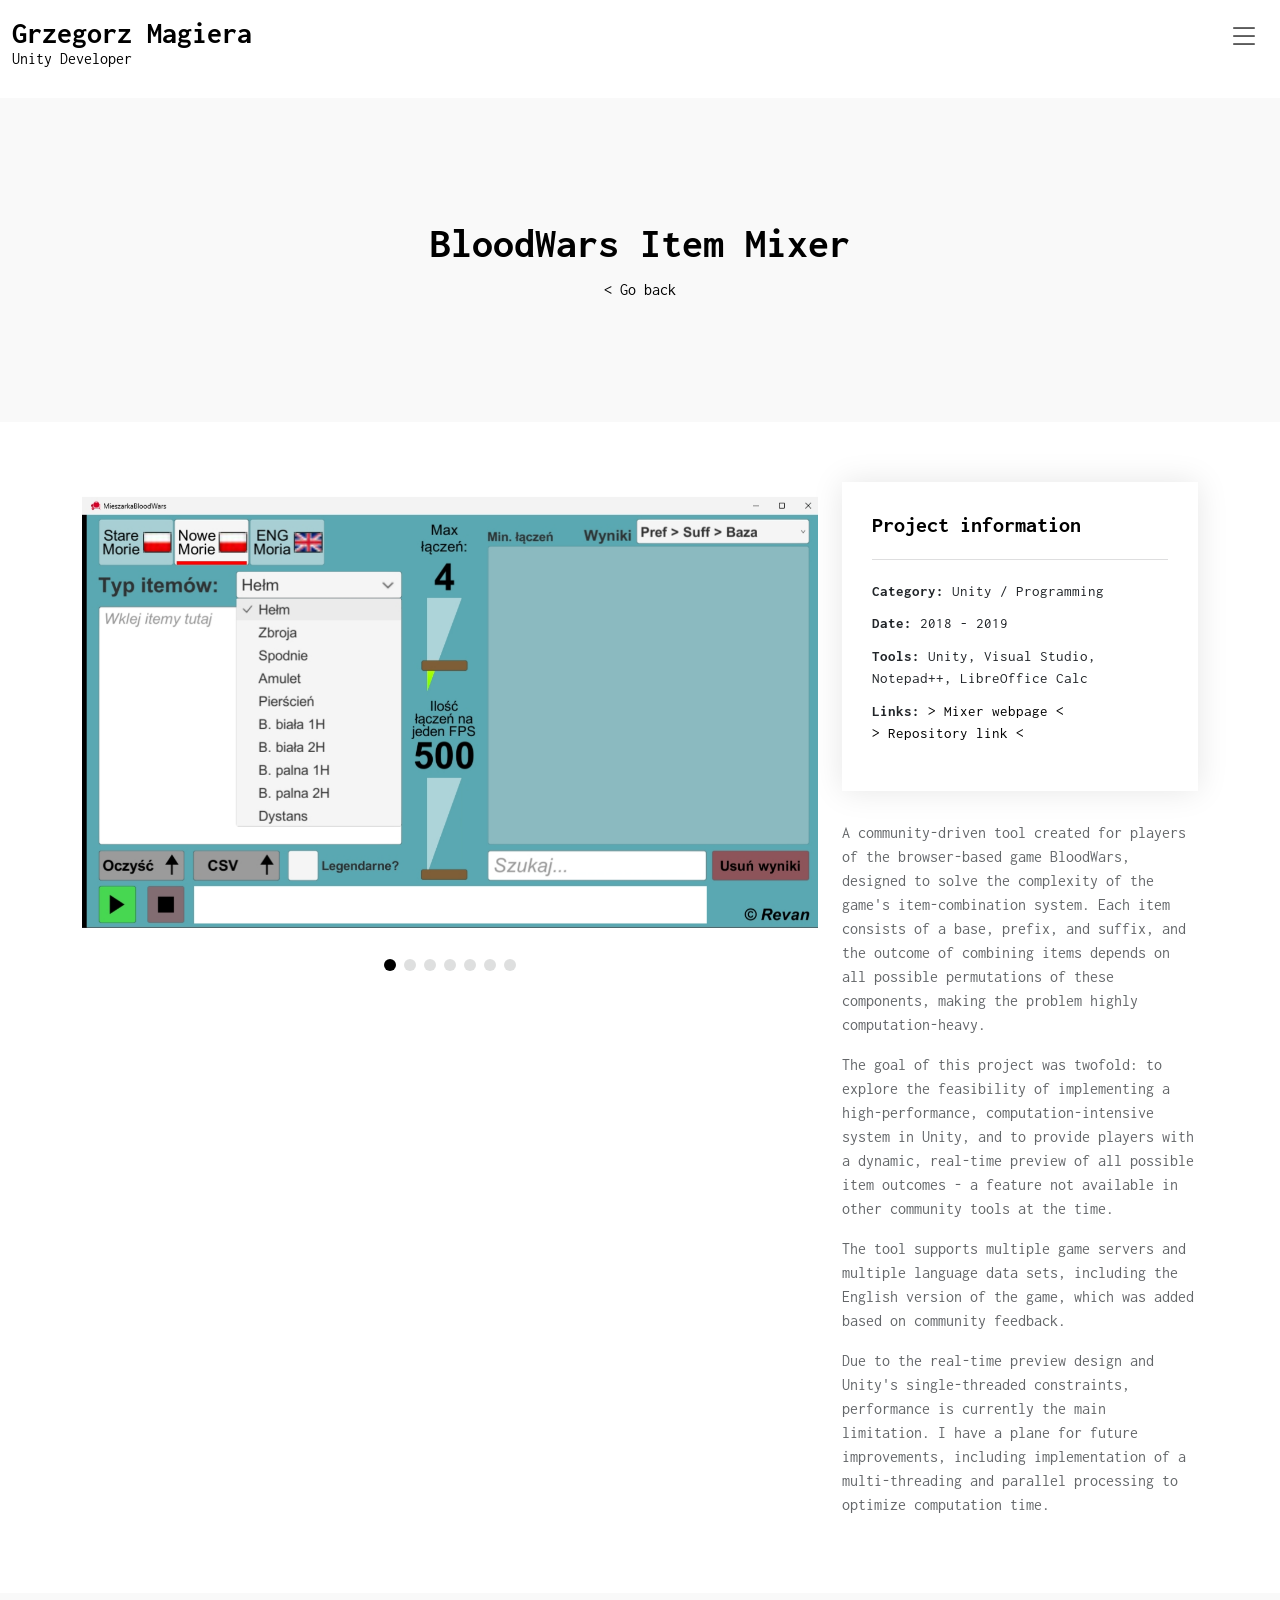
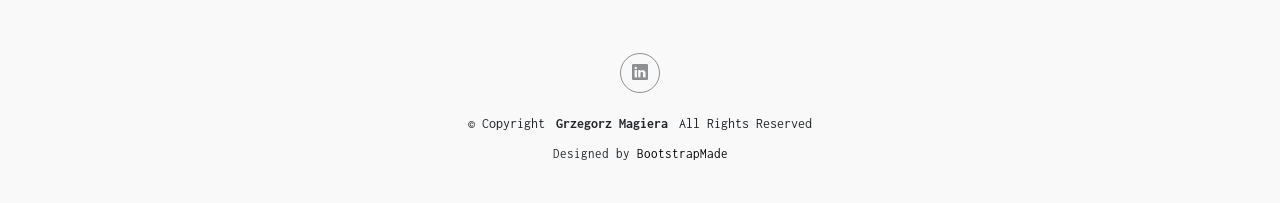
<file: portfolio-bloodwars-mixer.html>
<!DOCTYPE html>
<html lang="en">

<head>
  <meta charset="utf-8">
  <meta content="width=device-width, initial-scale=1.0" name="viewport">
  <title>Grzegorz Magiera Portfolio</title>
  <meta name="description" content="">
  <meta name="keywords" content="">
  <meta name="referrer" content="origin" />

  <!-- Favicons -->
  <link href="assets/img/favicon.png" rel="icon">
  <link href="assets/img/apple-touch-icon.png" rel="apple-touch-icon">

  <!-- Fonts -->
  <link href="https://fonts.googleapis.com" rel="preconnect">
  <link href="https://fonts.gstatic.com" rel="preconnect" crossorigin>
  <link href="https://fonts.googleapis.com/css2?family=Inconsolata:wght@200;300;400;500;600;700;800;900&display=swap" rel="stylesheet">

  <!-- Vendor CSS Files -->
  <link href="assets/vendor/bootstrap/css/bootstrap.min.css" rel="stylesheet">
  <link href="assets/vendor/bootstrap-icons/bootstrap-icons.css" rel="stylesheet">
  <link href="assets/vendor/aos/aos.css" rel="stylesheet">
  <link href="assets/vendor/glightbox/css/glightbox.min.css" rel="stylesheet">
  <link href="assets/vendor/swiper/swiper-bundle.min.css" rel="stylesheet">

  <!-- Main CSS File -->
  <link href="assets/css/main.css" rel="stylesheet">

  <!-- =======================================================
  * Template Name: MyPortfolio
  * Template URL: https://bootstrapmade.com/myportfolio-bootstrap-portfolio-website-template/
  * Updated: Aug 08 2024 with Bootstrap v5.3.3
  * Author: BootstrapMade.com
  * License: https://bootstrapmade.com/license/
  ======================================================== -->
</head>

<body class="portfolio-details-page">

  <header id="header" class="header d-flex align-items-center sticky-top">
    <div class="container-fluid  position-relative d-flex align-items-center justify-content-between">

      <a href="index.html" class="logo d-flex align-items-center">
        <!-- Uncomment the line below if you also wish to use an image logo -->
        <!-- <img src="assets/img/logo.png" alt=""> -->
        <div class="col-lg-7 portfolio-info">
            <h1 class="sitename">Grzegorz&nbspMagiera</h1>
            <p>Unity Developer</p>
        </div>
      </a>

      <nav id="navmenu" class="navmenu">
        <ul>
          <li><a href="index.html#portfolio" class="active">Portfolio</a></li>
          <li><a href="index.html#skills">Skills</a></li>
		  <li><a href="index.html#about">About me</a></li>
		  <li><a href="index.html#resume">Resume</a></li>
        </ul>
        <i class="mobile-nav-toggle d-xl-none bi bi-list"></i>
      </nav>

    </div>
  </header>

  <main class="main">

    <!-- Page Title -->
    <div class="page-title light-background">
      <div class="container">
        <h1>BloodWars Item Mixer</h1>
        <nav class="breadcrumbs">
          <ol>
            <li><a href="index.html">< Go back</a></li>
          </ol>
        </nav>
      </div>
    </div><!-- End Page Title -->

    <!-- Portfolio Details Section -->
    <section id="portfolio-details" class="portfolio-details section">

      <div class="container" data-aos="fade-up" data-aos-delay="100">

        <div class="row gy-4">

          <div class="col-lg-8">
            <div class="portfolio-details-slider swiper init-swiper">

              <script type="application/json" class="swiper-config">
                {
                  "loop": true,
                  "speed": 600,
                  "autoplay": {
                    "delay": 5000
                  },
                  "slidesPerView": "auto",
                  "pagination": {
                    "el": ".swiper-pagination",
                    "type": "bullets",
                    "clickable": true
                  }
                }
              </script>

              <div class="swiper-wrapper align-items-center">
			  
                <div class="swiper-slide">
                  <img src="assets/img/portfolio/bw-mixer.jpg" alt="">
                </div>

                <div class="swiper-slide">
                  <img src="assets/img/portfolio/bw-mixer-data.jpg" alt="">
                </div>

                <div class="swiper-slide">
                  <img src="assets/img/portfolio/bw-mixer-data-csv.jpg" alt="">
                </div>

                <div class="swiper-slide">
                  <img src="assets/img/portfolio/bw-mixer-working.jpg" alt="">
                </div>
				
				<div class="swiper-slide">
                  <img src="assets/img/portfolio/bw-mixer-result.jpg" alt="">
                </div>
				
				<div class="swiper-slide">
                  <img src="assets/img/portfolio/bw-mixer-eng.jpg" alt="">
                </div>
				
				<div class="swiper-slide">
                  <img src="assets/img/portfolio/bw-mixer-web-check.jpg" alt="">
                </div>

              </div>
              <div class="swiper-pagination"></div>
            </div>
          </div>

          <div class="col-lg-4">
            <div class="portfolio-info" data-aos="fade-up" data-aos-delay="200">
              <h3>Project information</h3>
              <ul>
                <li><strong>Category:</strong> Unity / Programming</li>
                <li><strong>Date:</strong> 2018 - 2019</li>
                <li><strong>Tools:</strong> Unity, Visual Studio, Notepad++, LibreOffice Calc</li>
                <li><strong>Links:</strong> <a href="https://spawarka-bw.prv.pl" target="_blank"> > Mixer webpage < </a>
				</br><a href="https://gitlab.com/gmagiera/SpawarkaBloodWars" target="_blank"> > Repository link < </a></li>
              </ul>
            </div>
            <div class="portfolio-description" data-aos="fade-up" data-aos-delay="300">
              <p>A community-driven tool created for players of the browser-based game BloodWars, designed to solve the complexity of the game's item-combination system. Each item consists of a base, prefix, and suffix, and the outcome of combining items depends on all possible permutations of these components, making the problem highly computation-heavy.</p>
			  <p>The goal of this project was twofold: to explore the feasibility of implementing a high-performance, computation-intensive system in Unity, and to provide players with a dynamic, real-time preview of all possible item outcomes - a feature not available in other community tools at the time.</p>
			  <p>The tool supports multiple game servers and multiple language data sets, including the English version of the game, which was added based on community feedback.</p>
			  <p>Due to the real-time preview design and Unity's single-threaded constraints, performance is currently the main limitation. I have a plane for future improvements, including implementation of a multi-threading and parallel processing to optimize computation time.</p>
            </div>
          </div>

        </div>

      </div>

    </section><!-- /Portfolio Details Section -->

  </main>

  <footer id="footer" class="footer light-background">

    <div class="container">
	  <div class="social-links d-flex justify-content-center">
        <a href="https://www.linkedin.com/in/grzegorz-magiera-947126160/"><i class="bi bi-linkedin"></i></a>
      </div>
	  
	  <div class="social-links d-flex justify-content-center"></div>
	  
      <div class="copyright text-center ">
        <p>© <span>Copyright</span> <strong class="px-1 sitename">Grzegorz Magiera</strong> <span>All Rights Reserved</span></p>
      </div>
      <div class="credits">
        <!-- All the links in the footer should remain intact. -->
        <!-- You can delete the links only if you've purchased the pro version. -->
        <!-- Licensing information: https://bootstrapmade.com/license/ -->
        <!-- Purchase the pro version with working PHP/AJAX contact form: [buy-url] -->
        Designed by <a href="https://bootstrapmade.com/">BootstrapMade</a>
      </div>
    </div>

  </footer>

  <!-- Scroll Top -->
  <a href="#" id="scroll-top" class="scroll-top d-flex align-items-center justify-content-center"><i class="bi bi-arrow-up-short"></i></a>

  <!-- Preloader -->
  <div id="preloader"></div>

  <!-- Vendor JS Files -->
  <script src="assets/vendor/bootstrap/js/bootstrap.bundle.min.js"></script>
  <script src="assets/vendor/php-email-form/validate.js"></script>
  <script src="assets/vendor/aos/aos.js"></script>
  <script src="assets/vendor/glightbox/js/glightbox.min.js"></script>
  <script src="assets/vendor/imagesloaded/imagesloaded.pkgd.min.js"></script>
  <script src="assets/vendor/isotope-layout/isotope.pkgd.min.js"></script>
  <script src="assets/vendor/swiper/swiper-bundle.min.js"></script>

  <!-- Main JS File -->
  <script src="assets/js/main.js"></script>

</body>

</html>
</file>
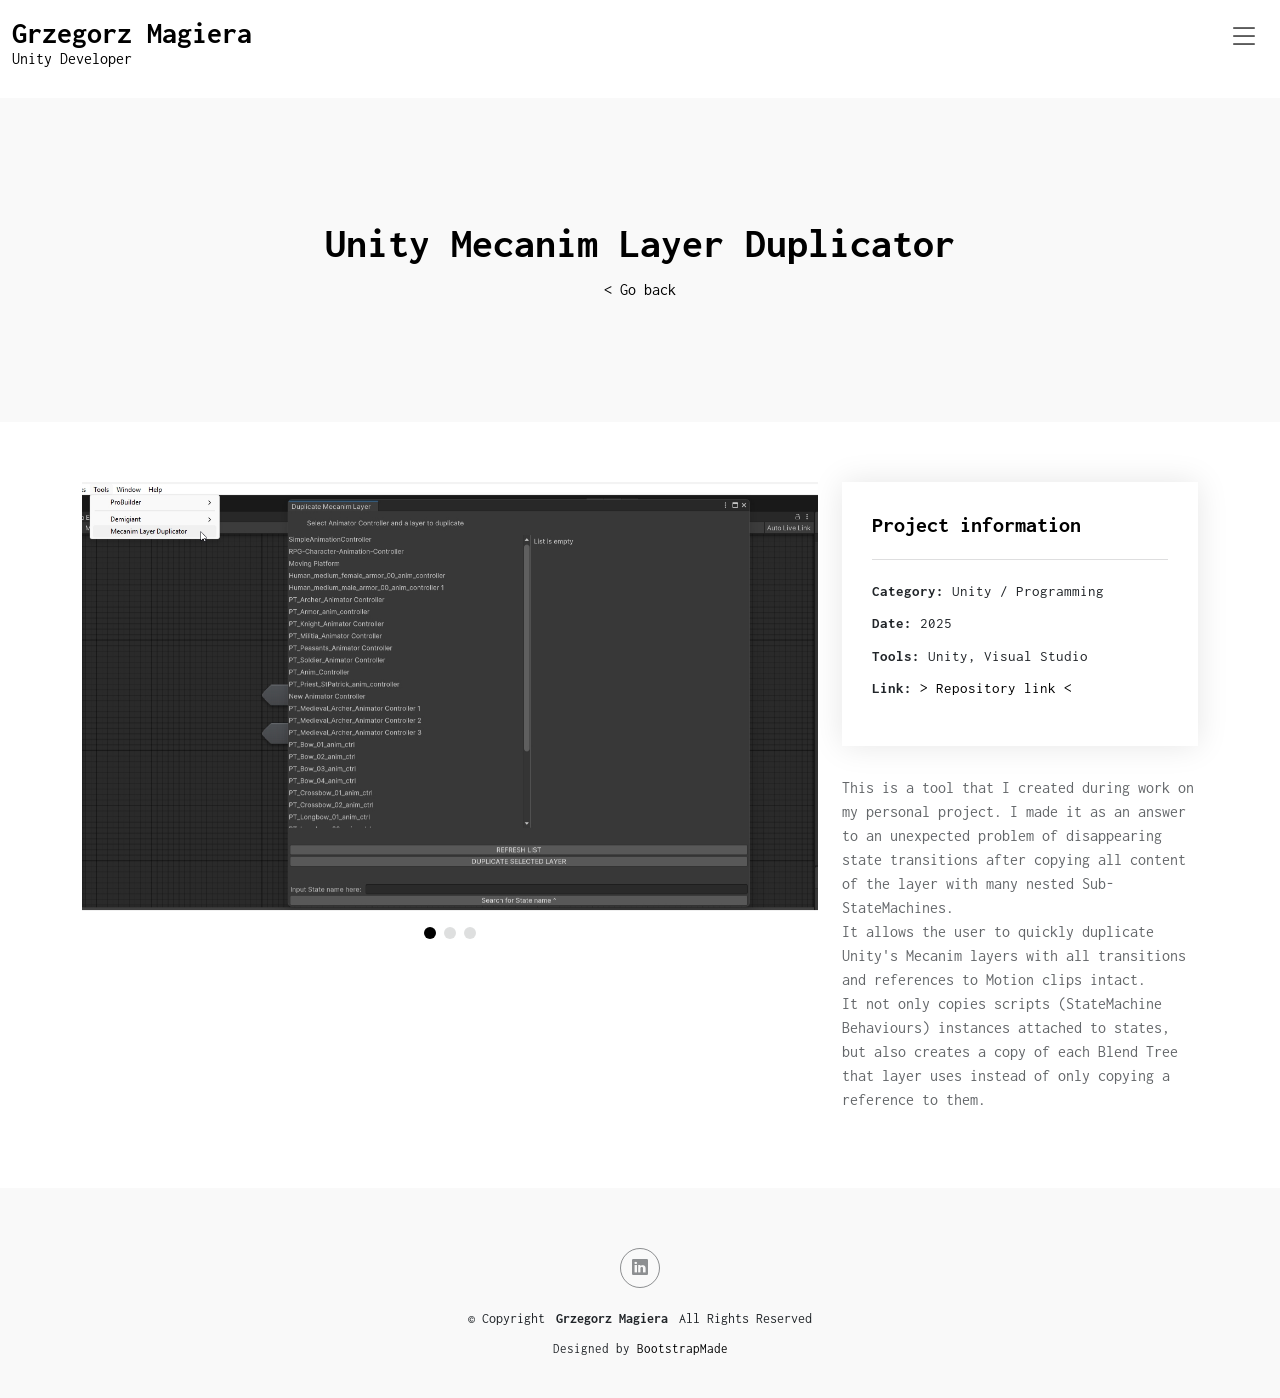
<file: portfolio-layer-duplicator.html>
<!DOCTYPE html>
<html lang="en">

<head>
  <meta charset="utf-8">
  <meta content="width=device-width, initial-scale=1.0" name="viewport">
  <title>Grzegorz Magiera Portfolio</title>
  <meta name="description" content="">
  <meta name="keywords" content="">
  <meta name="referrer" content="origin" />

  <!-- Favicons -->
  <link href="assets/img/favicon.png" rel="icon">
  <link href="assets/img/apple-touch-icon.png" rel="apple-touch-icon">

  <!-- Fonts -->
  <link href="https://fonts.googleapis.com" rel="preconnect">
  <link href="https://fonts.gstatic.com" rel="preconnect" crossorigin>
  <link href="https://fonts.googleapis.com/css2?family=Inconsolata:wght@200;300;400;500;600;700;800;900&display=swap" rel="stylesheet">

  <!-- Vendor CSS Files -->
  <link href="assets/vendor/bootstrap/css/bootstrap.min.css" rel="stylesheet">
  <link href="assets/vendor/bootstrap-icons/bootstrap-icons.css" rel="stylesheet">
  <link href="assets/vendor/aos/aos.css" rel="stylesheet">
  <link href="assets/vendor/glightbox/css/glightbox.min.css" rel="stylesheet">
  <link href="assets/vendor/swiper/swiper-bundle.min.css" rel="stylesheet">

  <!-- Main CSS File -->
  <link href="assets/css/main.css" rel="stylesheet">

  <!-- =======================================================
  * Template Name: MyPortfolio
  * Template URL: https://bootstrapmade.com/myportfolio-bootstrap-portfolio-website-template/
  * Updated: Aug 08 2024 with Bootstrap v5.3.3
  * Author: BootstrapMade.com
  * License: https://bootstrapmade.com/license/
  ======================================================== -->
</head>

<body class="portfolio-details-page">

  <header id="header" class="header d-flex align-items-center sticky-top">
    <div class="container-fluid  position-relative d-flex align-items-center justify-content-between">

      <a href="index.html" class="logo d-flex align-items-center">
        <!-- Uncomment the line below if you also wish to use an image logo -->
        <!-- <img src="assets/img/logo.png" alt=""> -->
        <div class="col-lg-7 portfolio-info">
            <h1 class="sitename">Grzegorz&nbspMagiera</h1>
            <p>Unity Developer</p>
        </div>
      </a>

      <nav id="navmenu" class="navmenu">
        <ul>
          <li><a href="index.html#portfolio" class="active">Portfolio</a></li>
          <li><a href="index.html#skills">Skills</a></li>
		  <li><a href="index.html#about">About me</a></li>
		  <li><a href="index.html#resume">Resume</a></li>
        </ul>
        <i class="mobile-nav-toggle d-xl-none bi bi-list"></i>
      </nav>

    </div>
  </header>

  <main class="main">

    <!-- Page Title -->
    <div class="page-title light-background">
      <div class="container">
        <h1>Unity Mecanim Layer Duplicator</h1>
        <nav class="breadcrumbs">
          <ol>
            <li><a href="index.html">< Go back</a></li>
          </ol>
        </nav>
      </div>
    </div><!-- End Page Title -->

    <!-- Portfolio Details Section -->
    <section id="portfolio-details" class="portfolio-details section">

      <div class="container" data-aos="fade-up" data-aos-delay="100">

        <div class="row gy-4">

          <div class="col-lg-8">
            <div class="portfolio-details-slider swiper init-swiper">

              <script type="application/json" class="swiper-config">
                {
                  "loop": true,
                  "speed": 600,
                  "autoplay": {
                    "delay": 5000
                  },
                  "slidesPerView": "auto",
                  "pagination": {
                    "el": ".swiper-pagination",
                    "type": "bullets",
                    "clickable": true
                  }
                }
              </script>

              <div class="swiper-wrapper align-items-center">
			  
                <div class="swiper-slide">
                  <img src="assets/img/portfolio/layer-duplicator-1.jpg" alt="">
                </div>

                <div class="swiper-slide">
                  <img src="assets/img/portfolio/layer-duplicator-2.jpg" alt="">
                </div>

                <div class="swiper-slide">
                  <img src="assets/img/portfolio/layer-duplicator-3.jpg" alt="">
                </div> 

              </div>
              <div class="swiper-pagination"></div>
            </div>
          </div>

          <div class="col-lg-4">
            <div class="portfolio-info" data-aos="fade-up" data-aos-delay="200">
              <h3>Project information</h3>
              <ul>
                <li><strong>Category:</strong> Unity / Programming</li>
                <li><strong>Date:</strong> 2025</li>
                <li><strong>Tools:</strong> Unity, Visual Studio</li>
                <li><strong>Link:</strong> <a href="https://github.com/gmagiera/UnityDuplicateMecanimLayer" target="_blank"> > Repository link < </a></li>
              </ul>
            </div>
            <div class="portfolio-description" data-aos="fade-up" data-aos-delay="300">
              <p>This is a tool that I created during work on my personal project. I made it as an answer to an unexpected problem of disappearing state transitions after copying all content of the layer with many nested Sub-StateMachines.
			  <br>It allows the user to quickly duplicate Unity's Mecanim layers with all transitions and references to Motion clips intact.
			  <br>It not only copies scripts (StateMachine Behaviours) instances attached to states, but also creates a copy of each Blend Tree that layer uses instead of only copying a reference to them.</p>
			  <p></p>
            </div>
          </div>

        </div>

      </div>

    </section><!-- /Portfolio Details Section -->

  </main>

  <footer id="footer" class="footer light-background">

    <div class="container">
	  <div class="social-links d-flex justify-content-center">
        <a href="https://www.linkedin.com/in/grzegorz-magiera-947126160/"><i class="bi bi-linkedin"></i></a>
      </div>
	  
	  <div class="social-links d-flex justify-content-center"></div>
	  
      <div class="copyright text-center ">
        <p>© <span>Copyright</span> <strong class="px-1 sitename">Grzegorz Magiera</strong> <span>All Rights Reserved</span></p>
      </div>
      <div class="credits">
        <!-- All the links in the footer should remain intact. -->
        <!-- You can delete the links only if you've purchased the pro version. -->
        <!-- Licensing information: https://bootstrapmade.com/license/ -->
        <!-- Purchase the pro version with working PHP/AJAX contact form: [buy-url] -->
        Designed by <a href="https://bootstrapmade.com/">BootstrapMade</a>
      </div>
    </div>

  </footer>

  <!-- Scroll Top -->
  <a href="#" id="scroll-top" class="scroll-top d-flex align-items-center justify-content-center"><i class="bi bi-arrow-up-short"></i></a>

  <!-- Preloader -->
  <div id="preloader"></div>

  <!-- Vendor JS Files -->
  <script src="assets/vendor/bootstrap/js/bootstrap.bundle.min.js"></script>
  <script src="assets/vendor/php-email-form/validate.js"></script>
  <script src="assets/vendor/aos/aos.js"></script>
  <script src="assets/vendor/glightbox/js/glightbox.min.js"></script>
  <script src="assets/vendor/imagesloaded/imagesloaded.pkgd.min.js"></script>
  <script src="assets/vendor/isotope-layout/isotope.pkgd.min.js"></script>
  <script src="assets/vendor/swiper/swiper-bundle.min.js"></script>

  <!-- Main JS File -->
  <script src="assets/js/main.js"></script>

</body>

</html>
</file>
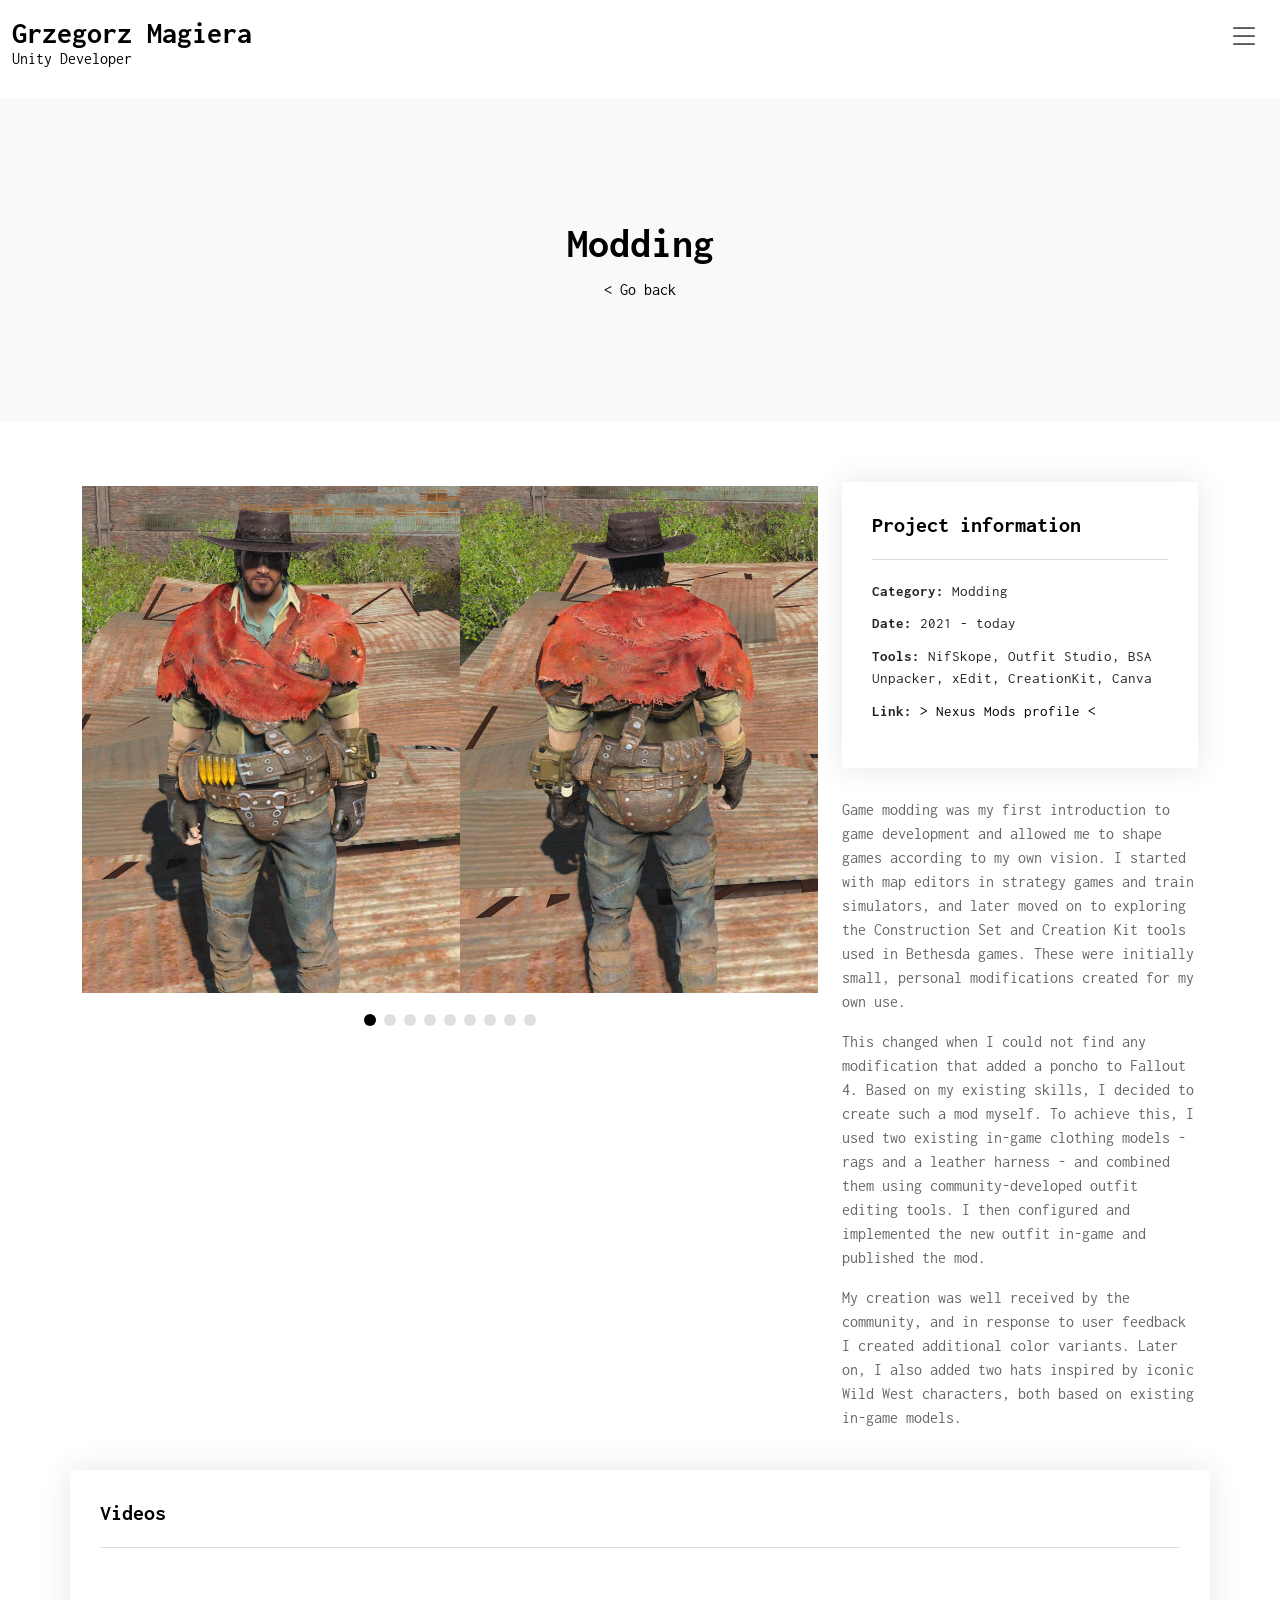
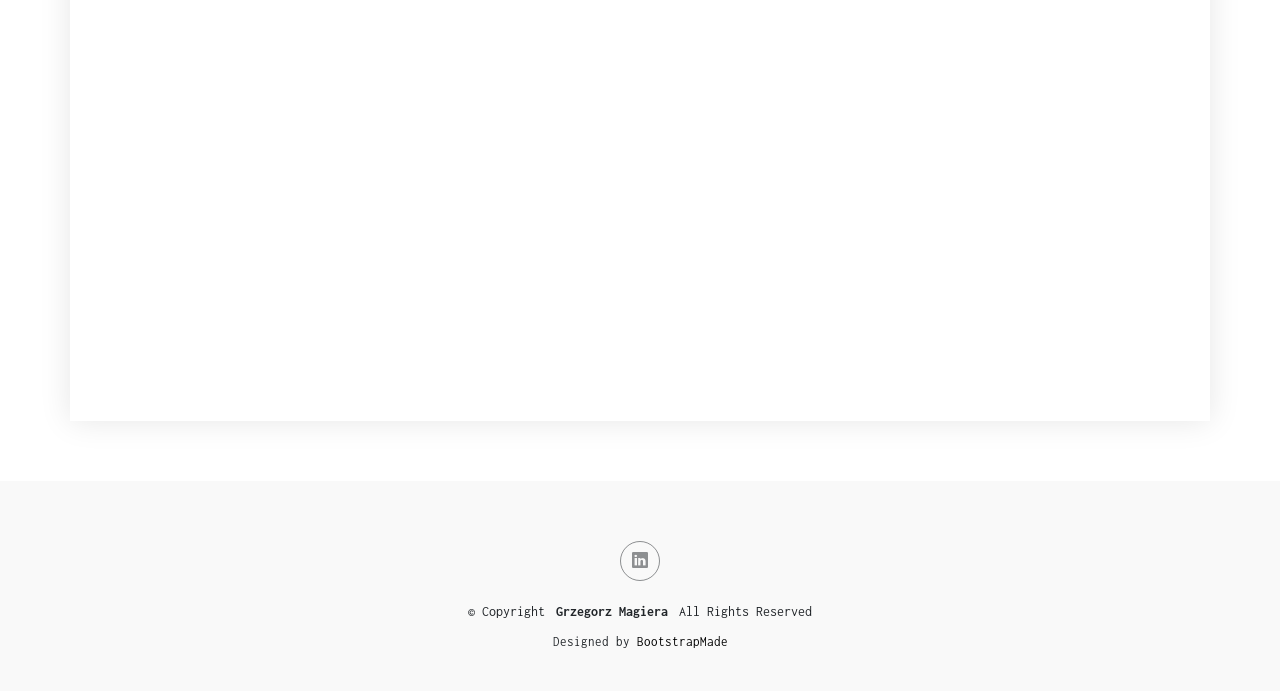
<file: portfolio-modding.html>
<!DOCTYPE html>
<html lang="en">

<head>
  <meta charset="utf-8">
  <meta content="width=device-width, initial-scale=1.0" name="viewport">
  <title>Grzegorz Magiera Portfolio</title>
  <meta name="description" content="">
  <meta name="keywords" content="">
  <meta name="referrer" content="origin" />

  <!-- Favicons -->
  <link href="assets/img/favicon.png" rel="icon">
  <link href="assets/img/apple-touch-icon.png" rel="apple-touch-icon">

  <!-- Fonts -->
  <link href="https://fonts.googleapis.com" rel="preconnect">
  <link href="https://fonts.gstatic.com" rel="preconnect" crossorigin>
  <link href="https://fonts.googleapis.com/css2?family=Inconsolata:wght@200;300;400;500;600;700;800;900&display=swap" rel="stylesheet">

  <!-- Vendor CSS Files -->
  <link href="assets/vendor/bootstrap/css/bootstrap.min.css" rel="stylesheet">
  <link href="assets/vendor/bootstrap-icons/bootstrap-icons.css" rel="stylesheet">
  <link href="assets/vendor/aos/aos.css" rel="stylesheet">
  <link href="assets/vendor/glightbox/css/glightbox.min.css" rel="stylesheet">
  <link href="assets/vendor/swiper/swiper-bundle.min.css" rel="stylesheet">

  <!-- Main CSS File -->
  <link href="assets/css/main.css" rel="stylesheet">

  <!-- =======================================================
  * Template Name: MyPortfolio
  * Template URL: https://bootstrapmade.com/myportfolio-bootstrap-portfolio-website-template/
  * Updated: Aug 08 2024 with Bootstrap v5.3.3
  * Author: BootstrapMade.com
  * License: https://bootstrapmade.com/license/
  ======================================================== -->
</head>

<body class="portfolio-details-page">

  <header id="header" class="header d-flex align-items-center sticky-top">
    <div class="container-fluid  position-relative d-flex align-items-center justify-content-between">

      <a href="index.html" class="logo d-flex align-items-center">
        <!-- Uncomment the line below if you also wish to use an image logo -->
        <!-- <img src="assets/img/logo.png" alt=""> -->
        <div class="col-lg-7 portfolio-info">
            <h1 class="sitename">Grzegorz&nbspMagiera</h1>
            <p>Unity Developer</p>
        </div>
      </a>

      <nav id="navmenu" class="navmenu">
        <ul>
          <li><a href="index.html#portfolio" class="active">Portfolio</a></li>
          <li><a href="index.html#skills">Skills</a></li>
		  <li><a href="index.html#about">About me</a></li>
		  <li><a href="index.html#resume">Resume</a></li>
        </ul>
        <i class="mobile-nav-toggle d-xl-none bi bi-list"></i>
      </nav>

    </div>
  </header>

  <main class="main">

    <!-- Page Title -->
    <div class="page-title light-background">
      <div class="container">
        <h1>Modding</h1>
        <nav class="breadcrumbs">
          <ol>
            <li><a href="index.html">< Go back</a></li>
          </ol>
        </nav>
      </div>
    </div><!-- End Page Title -->

    <!-- Portfolio Details Section -->
    <section id="portfolio-details" class="portfolio-details section">

      <div class="container" data-aos="fade-up" data-aos-delay="100">

        <div class="row gy-4">

          <div class="col-lg-8">
            <div class="portfolio-details-slider swiper init-swiper">

              <script type="application/json" class="swiper-config">
                {
                  "loop": true,
                  "speed": 600,
                  "autoplay": {
                    "delay": 5000
                  },
                  "slidesPerView": "auto",
                  "pagination": {
                    "el": ".swiper-pagination",
                    "type": "bullets",
                    "clickable": true
                  }
                }
              </script>

              <div class="swiper-wrapper align-items-center">
			  
                <div class="swiper-slide">
                  <img src="assets/img/portfolio/modding-poncho.jpg" alt="">
                </div>
				
				<div class="swiper-slide">
                  <img src="assets/img/portfolio/modding-poncho-src.jpg" alt="">
                </div>

                <div class="swiper-slide">
                  <img src="assets/img/portfolio/modding-poncho-outfit-studio.jpg" alt="">
                </div>

                <div class="swiper-slide">
                  <img src="assets/img/portfolio/modding-poncho-colors.jpg" alt="">
                </div>

                <div class="swiper-slide">
                  <img src="assets/img/portfolio/modding-poncho-hat1.jpg" alt="">
                </div>
				
				<div class="swiper-slide">
                  <img src="assets/img/portfolio/modding-poncho-hat2.jpg" alt="">
                </div>
				
				<div class="swiper-slide">
                  <img src="assets/img/portfolio/modding-revolver-before-after.gif" alt="">
                </div>
				
				<div class="swiper-slide">
                  <img src="assets/img/portfolio/modding-revolver.jpg" alt="">
                </div>
				
				<div class="swiper-slide">
                  <img src="assets/img/portfolio/modding_skyrim_rrs.jpg" alt="">
                </div>

              </div>
              <div class="swiper-pagination"></div>
            </div>
          </div>

          <div class="col-lg-4">
            <div class="portfolio-info" data-aos="fade-up" data-aos-delay="200">
              <h3>Project information</h3>
              <ul>
                <li><strong>Category:</strong> Modding</li>
                <li><strong>Date:</strong> 2021 - today</li>
                <li><strong>Tools:</strong> NifSkope, Outfit Studio, BSA Unpacker, xEdit, CreationKit, Canva</li>
                <li><strong>Link:</strong> <a href="https://www.nexusmods.com/profile/R0NNIE/mods" target="_blank"> > Nexus Mods profile < </a></li>
              </ul>
            </div>
            <div class="portfolio-description" data-aos="fade-up" data-aos-delay="300">
              <p>Game modding was my first introduction to game development and allowed me to shape games according to my own vision. I started with map editors in strategy games and train simulators, and later moved on to exploring the Construction Set and Creation Kit tools used in Bethesda games. These were initially small, personal modifications created for my own use.</p>
			  <p>This changed when I could not find any modification that added a poncho to Fallout 4. Based on my existing skills, I decided to create such a mod myself. To achieve this, I used two existing in-game clothing models - rags and a leather harness - and combined them using community-developed outfit editing tools. I then configured and implemented the new outfit in-game and published the mod.</p>
			  <p>My creation was well received by the community, and in response to user feedback I created additional color variants. Later on, I also added two hats inspired by iconic Wild West characters, both based on existing in-game models.</p>
            </div>
          </div>
		  
		  <div class="portfolio-info" data-aos="fade-up" data-aos-delay="200">
			<h3>Videos</h3>
			  <iframe width="234" height="416" src="https://youtube.com/shorts/2kZal4rEGHk?si=ohiqpMraUjIz4dyI" title="YouTube video player" frameborder="0" allow="accelerometer; autoplay; clipboard-write; encrypted-media; gyroscope; picture-in-picture; web-share" referrerpolicy="strict-origin-when-cross-origin" allowfullscreen></iframe>
		  </div>

        </div>

      </div>

    </section><!-- /Portfolio Details Section -->

  </main>

  <footer id="footer" class="footer light-background">

    <div class="container">
	  <div class="social-links d-flex justify-content-center">
        <a href="https://www.linkedin.com/in/grzegorz-magiera-947126160/"><i class="bi bi-linkedin"></i></a>
      </div>
	  
	  <div class="social-links d-flex justify-content-center"></div>
	  
      <div class="copyright text-center ">
        <p>© <span>Copyright</span> <strong class="px-1 sitename">Grzegorz Magiera</strong> <span>All Rights Reserved</span></p>
      </div>
      <div class="credits">
        <!-- All the links in the footer should remain intact. -->
        <!-- You can delete the links only if you've purchased the pro version. -->
        <!-- Licensing information: https://bootstrapmade.com/license/ -->
        <!-- Purchase the pro version with working PHP/AJAX contact form: [buy-url] -->
        Designed by <a href="https://bootstrapmade.com/">BootstrapMade</a>
      </div>
    </div>

  </footer>

  <!-- Scroll Top -->
  <a href="#" id="scroll-top" class="scroll-top d-flex align-items-center justify-content-center"><i class="bi bi-arrow-up-short"></i></a>

  <!-- Preloader -->
  <div id="preloader"></div>

  <!-- Vendor JS Files -->
  <script src="assets/vendor/bootstrap/js/bootstrap.bundle.min.js"></script>
  <script src="assets/vendor/php-email-form/validate.js"></script>
  <script src="assets/vendor/aos/aos.js"></script>
  <script src="assets/vendor/glightbox/js/glightbox.min.js"></script>
  <script src="assets/vendor/imagesloaded/imagesloaded.pkgd.min.js"></script>
  <script src="assets/vendor/isotope-layout/isotope.pkgd.min.js"></script>
  <script src="assets/vendor/swiper/swiper-bundle.min.js"></script>

  <!-- Main JS File -->
  <script src="assets/js/main.js"></script>

</body>

</html>
</file>
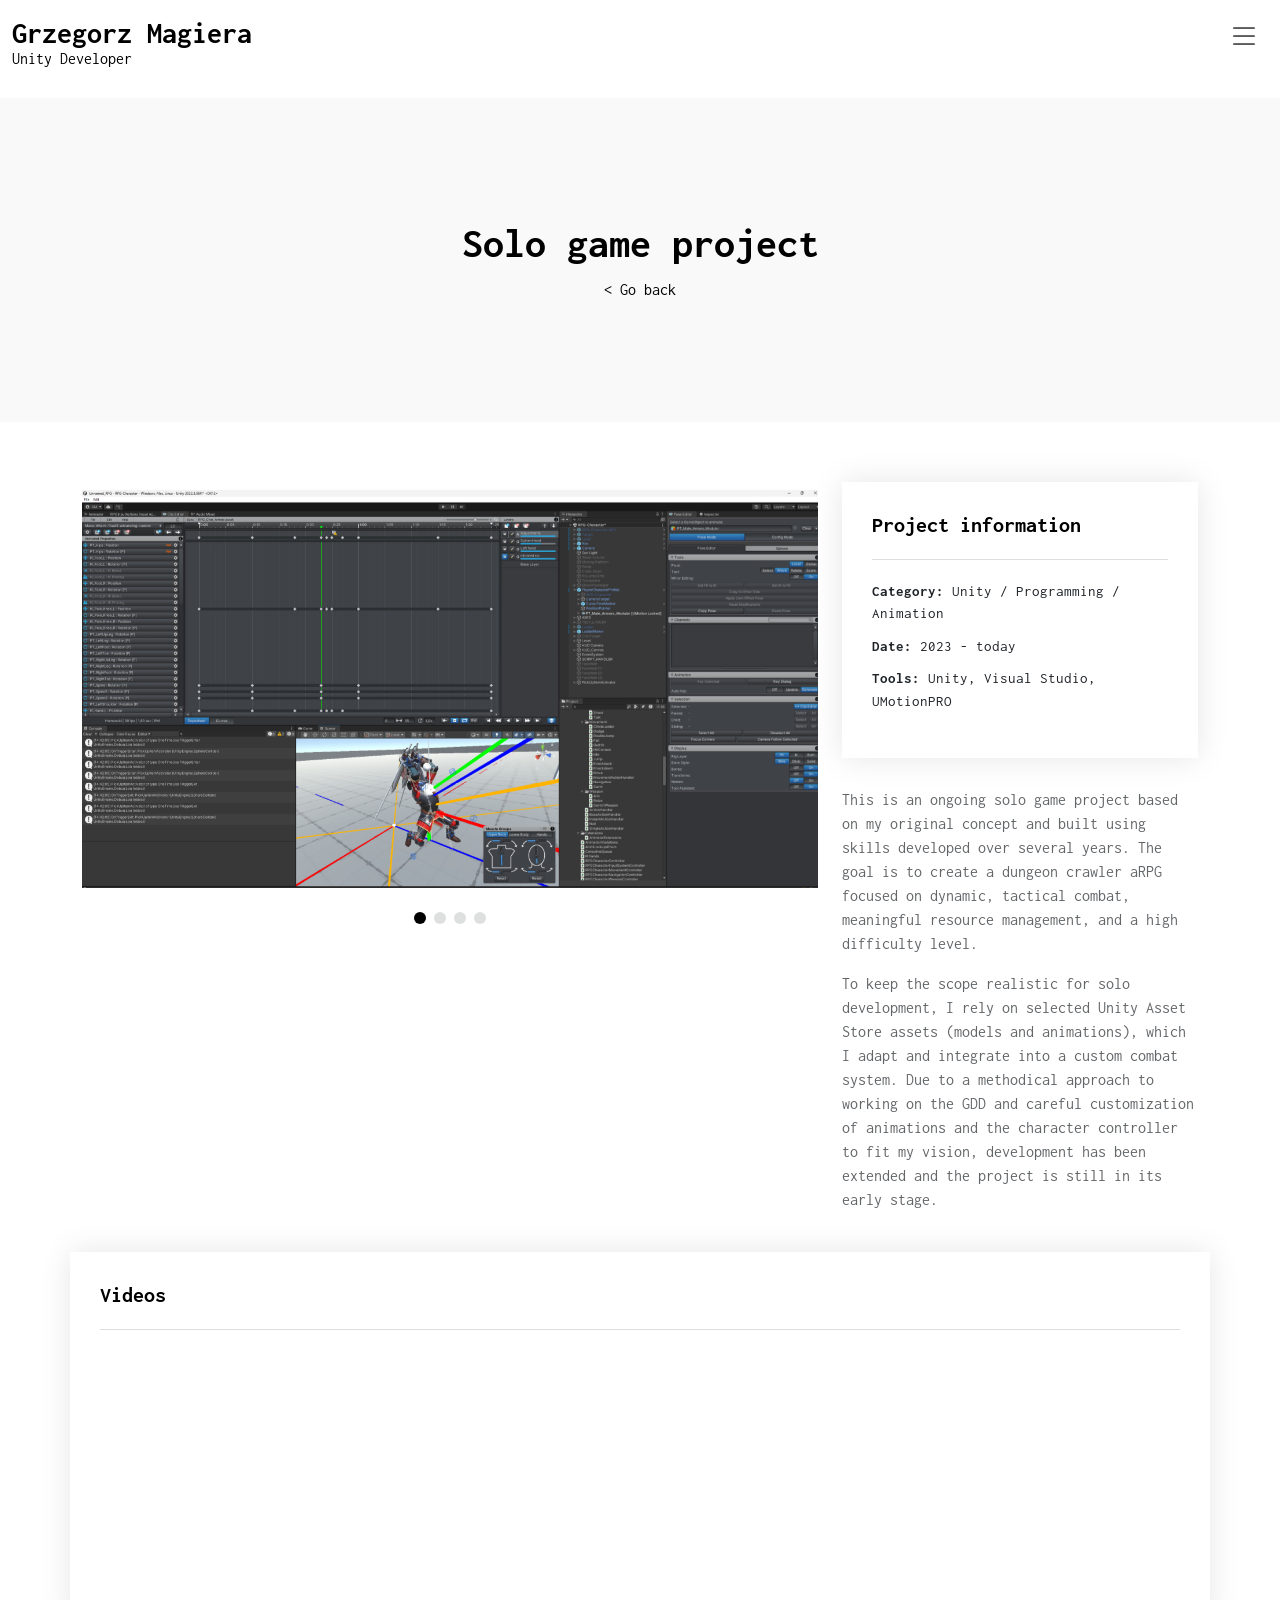
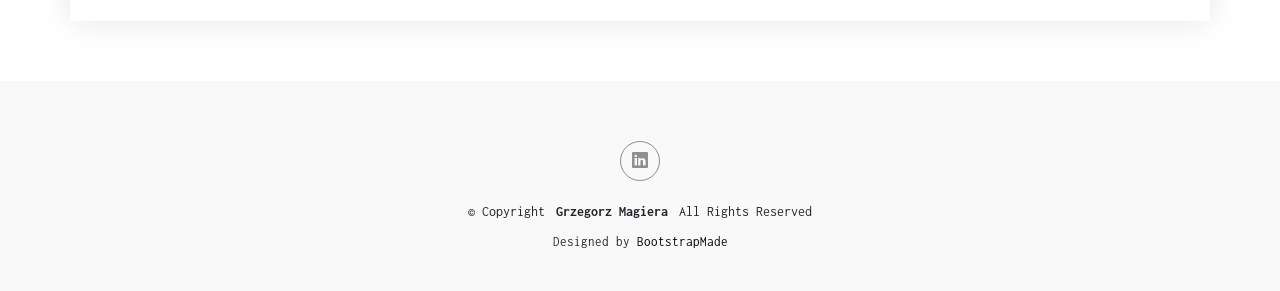
<file: portfolio-solo-project.html>
<!DOCTYPE html>
<html lang="en">

<head>
  <meta charset="utf-8">
  <meta content="width=device-width, initial-scale=1.0" name="viewport">
  <title>Tank - Grzegorz Magiera Portfolio</title>
  <meta name="description" content="">
  <meta name="keywords" content="">
  <meta name="referrer" content="origin" />

  <!-- Favicons -->
  <link href="assets/img/favicon.png" rel="icon">
  <link href="assets/img/apple-touch-icon.png" rel="apple-touch-icon">

  <!-- Fonts -->
  <link href="https://fonts.googleapis.com" rel="preconnect">
  <link href="https://fonts.gstatic.com" rel="preconnect" crossorigin>
  <link href="https://fonts.googleapis.com/css2?family=Inconsolata:wght@200;300;400;500;600;700;800;900&display=swap" rel="stylesheet">

  <!-- Vendor CSS Files -->
  <link href="assets/vendor/bootstrap/css/bootstrap.min.css" rel="stylesheet">
  <link href="assets/vendor/bootstrap-icons/bootstrap-icons.css" rel="stylesheet">
  <link href="assets/vendor/aos/aos.css" rel="stylesheet">
  <link href="assets/vendor/glightbox/css/glightbox.min.css" rel="stylesheet">
  <link href="assets/vendor/swiper/swiper-bundle.min.css" rel="stylesheet">

  <!-- Main CSS File -->
  <link href="assets/css/main.css" rel="stylesheet">

  <!-- =======================================================
  * Template Name: MyPortfolio
  * Template URL: https://bootstrapmade.com/myportfolio-bootstrap-portfolio-website-template/
  * Updated: Aug 08 2024 with Bootstrap v5.3.3
  * Author: BootstrapMade.com
  * License: https://bootstrapmade.com/license/
  ======================================================== -->
</head>

<body class="portfolio-details-page">

  <header id="header" class="header d-flex align-items-center sticky-top">
    <div class="container-fluid  position-relative d-flex align-items-center justify-content-between">

      <a href="index.html" class="logo d-flex align-items-center">
        <!-- Uncomment the line below if you also wish to use an image logo -->
        <!-- <img src="assets/img/logo.png" alt=""> -->
        <div class="col-lg-7 portfolio-info">
            <h1 class="sitename">Grzegorz&nbspMagiera</h1>
            <p>Unity Developer</p>
        </div>
      </a>

      <nav id="navmenu" class="navmenu">
        <ul>
          <li><a href="index.html#portfolio" class="active">Portfolio</a></li>
          <li><a href="index.html#skills">Skills</a></li>
		  <li><a href="index.html#about">About me</a></li>
		  <li><a href="index.html#resume">Resume</a></li>
        </ul>
        <i class="mobile-nav-toggle d-xl-none bi bi-list"></i>
      </nav>

    </div>
  </header>

  <main class="main">

    <!-- Page Title -->
    <div class="page-title light-background">
      <div class="container">
        <h1>Solo game project</h1>
        <nav class="breadcrumbs">
          <ol>
            <li><a href="index.html">< Go back</a></li>
          </ol>
        </nav>
      </div>
    </div><!-- End Page Title -->

    <!-- Portfolio Details Section -->
    <section id="portfolio-details" class="portfolio-details section">

      <div class="container" data-aos="fade-up" data-aos-delay="100">

        <div class="row gy-4">

          <div class="col-lg-8">
            <div class="portfolio-details-slider swiper init-swiper">

              <script type="application/json" class="swiper-config">
                {
                  "loop": true,
                  "speed": 600,
                  "autoplay": {
                    "delay": 5000
                  },
                  "slidesPerView": "auto",
                  "pagination": {
                    "el": ".swiper-pagination",
                    "type": "bullets",
                    "clickable": true
                  }
                }
              </script>

              <div class="swiper-wrapper align-items-center">
			  
                <div class="swiper-slide">
                  <img src="assets/img/portfolio/unity-solo-umotionpro.jpg" alt="">
                </div>

                <div class="swiper-slide">
                  <img src="assets/img/portfolio/unity-solo-char.jpg" alt="">
                </div>

                <div class="swiper-slide">
                  <img src="assets/img/portfolio/unity-solo-sprint.jpg" alt="">
                </div>

                <div class="swiper-slide">
                  <img src="assets/img/portfolio/unity-solo-kick.jpg" alt="">
                </div>

              </div>
              <div class="swiper-pagination"></div>
            </div>
          </div>

          <div class="col-lg-4">
            <div class="portfolio-info" data-aos="fade-up" data-aos-delay="200">
              <h3>Project information</h3>
              <ul>
                <li><strong>Category:</strong> Unity / Programming / Animation</li>
                <li><strong>Date:</strong> 2023 - today</li>
                <li><strong>Tools:</strong> Unity, Visual Studio, UMotionPRO</li>
              </ul>
            </div>
            <div class="portfolio-description" data-aos="fade-up" data-aos-delay="300">
              <p>This is an ongoing solo game project based on my original concept and built using skills developed over several years. The goal is to create a dungeon crawler aRPG focused on dynamic, tactical combat, meaningful resource management, and a high difficulty level.</p>
			  <p>To keep the scope realistic for solo development, I rely on selected Unity Asset Store assets (models and animations), which I adapt and integrate into a custom combat system. Due to a methodical approach to working on the GDD and careful customization of animations and the character controller to fit my vision, development has been extended and the project is still in its early stage.</p>
            </div>
          </div>
		  
		  <div class="portfolio-info" data-aos="fade-up" data-aos-delay="200">
			<h3>Videos</h3>
			  <iframe width="416" height="234" src="https://www.youtube.com/embed/BCjFfsWYJv0?si=d4QiZq5APy5xdVXL" title="YouTube video player" frameborder="0" allow="accelerometer; autoplay; clipboard-write; encrypted-media; gyroscope; picture-in-picture; web-share" referrerpolicy="strict-origin-when-cross-origin" allowfullscreen></iframe>
		  </div>

        </div>

      </div>

    </section><!-- /Portfolio Details Section -->

  </main>

  <footer id="footer" class="footer light-background">

    <div class="container">
	  <div class="social-links d-flex justify-content-center">
        <a href="https://www.linkedin.com/in/grzegorz-magiera-947126160/"><i class="bi bi-linkedin"></i></a>
      </div>
	  
	  <div class="social-links d-flex justify-content-center"></div>
	  
      <div class="copyright text-center ">
        <p>© <span>Copyright</span> <strong class="px-1 sitename">Grzegorz Magiera</strong> <span>All Rights Reserved</span></p>
      </div>
      <div class="credits">
        <!-- All the links in the footer should remain intact. -->
        <!-- You can delete the links only if you've purchased the pro version. -->
        <!-- Licensing information: https://bootstrapmade.com/license/ -->
        <!-- Purchase the pro version with working PHP/AJAX contact form: [buy-url] -->
        Designed by <a href="https://bootstrapmade.com/">BootstrapMade</a>
      </div>
    </div>

  </footer>

  <!-- Scroll Top -->
  <a href="#" id="scroll-top" class="scroll-top d-flex align-items-center justify-content-center"><i class="bi bi-arrow-up-short"></i></a>

  <!-- Preloader -->
  <div id="preloader"></div>

  <!-- Vendor JS Files -->
  <script src="assets/vendor/bootstrap/js/bootstrap.bundle.min.js"></script>
  <script src="assets/vendor/php-email-form/validate.js"></script>
  <script src="assets/vendor/aos/aos.js"></script>
  <script src="assets/vendor/glightbox/js/glightbox.min.js"></script>
  <script src="assets/vendor/imagesloaded/imagesloaded.pkgd.min.js"></script>
  <script src="assets/vendor/isotope-layout/isotope.pkgd.min.js"></script>
  <script src="assets/vendor/swiper/swiper-bundle.min.js"></script>

  <!-- Main JS File -->
  <script src="assets/js/main.js"></script>

</body>

</html>
</file>
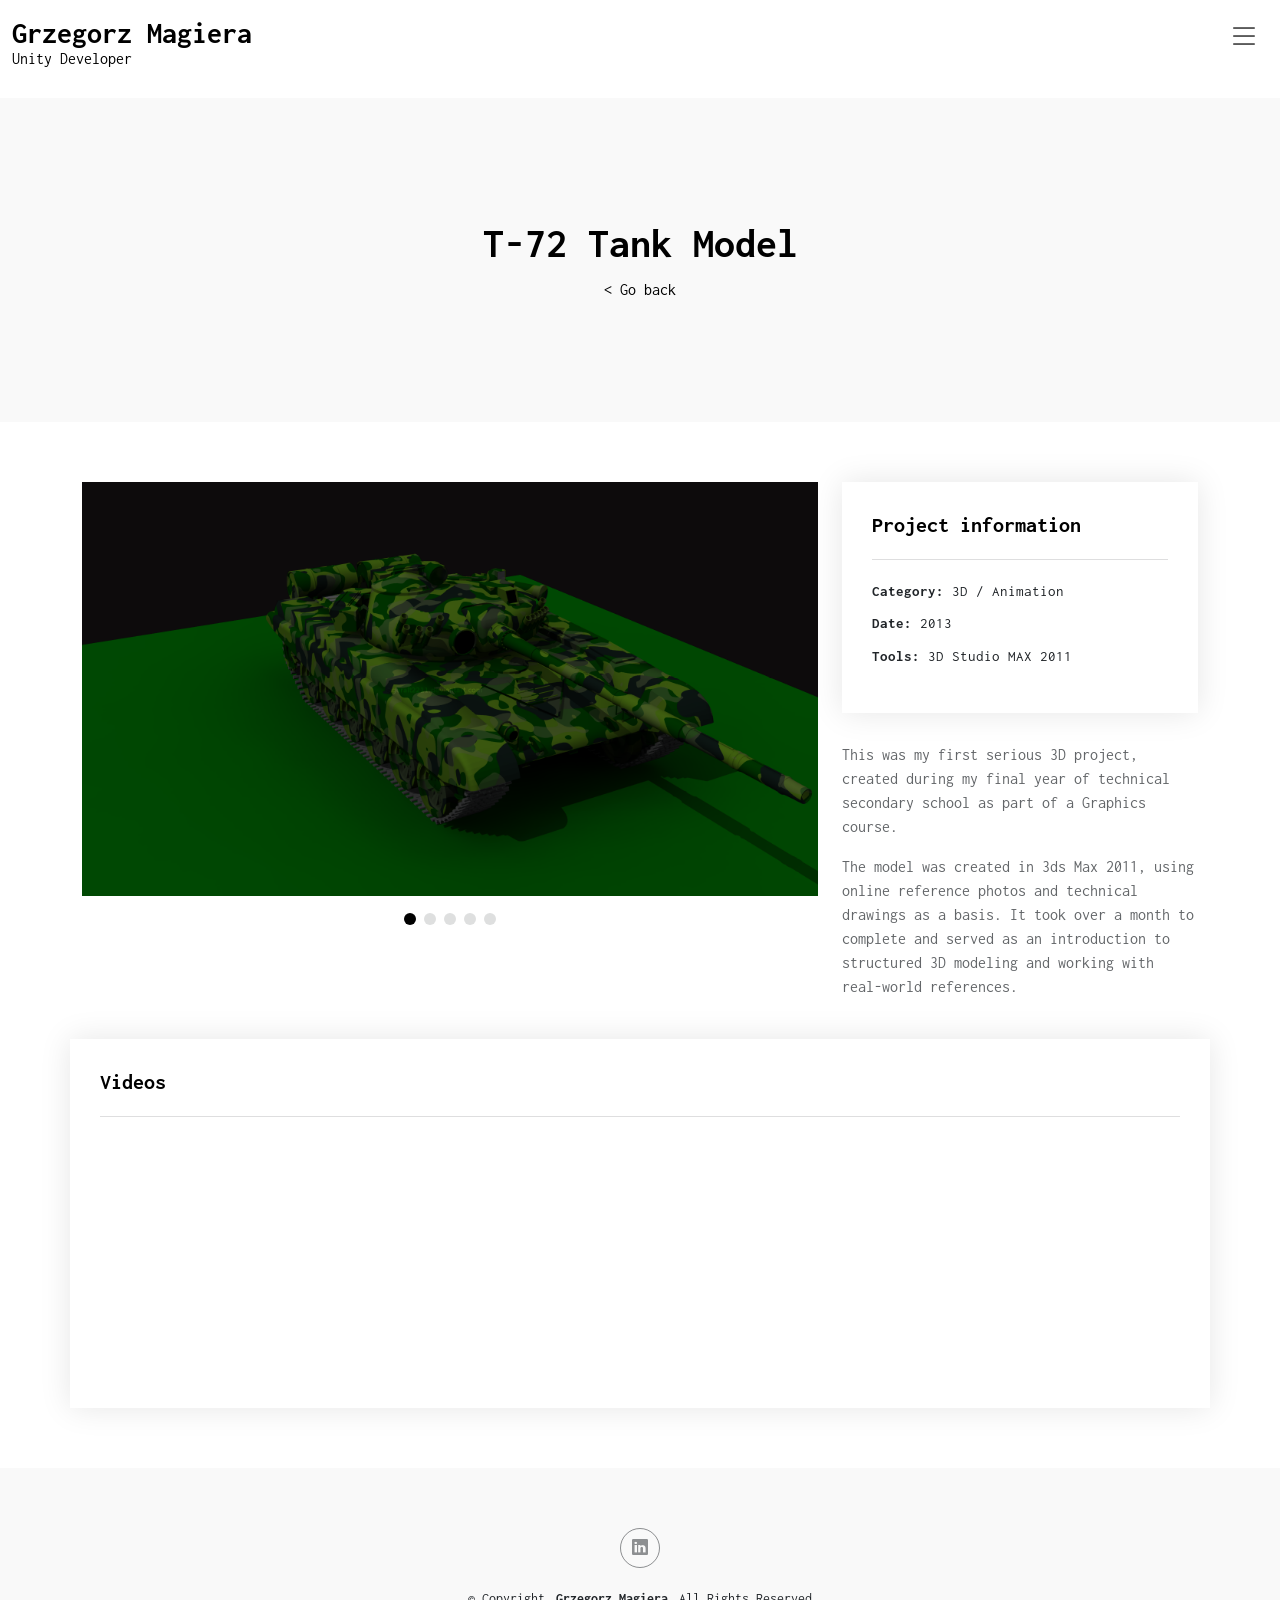
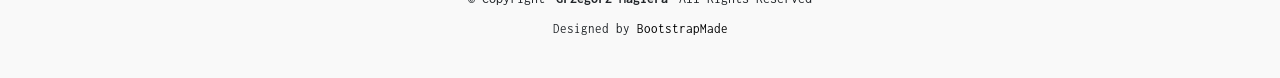
<file: portfolio-tank.html>
<!DOCTYPE html>
<html lang="en">

<head>
  <meta charset="utf-8">
  <meta content="width=device-width, initial-scale=1.0" name="viewport">
  <title>Grzegorz Magiera Portfolio</title>
  <meta name="description" content="">
  <meta name="keywords" content="">
  <meta name="referrer" content="origin" />

  <!-- Favicons -->
  <link href="assets/img/favicon.png" rel="icon">
  <link href="assets/img/apple-touch-icon.png" rel="apple-touch-icon">

  <!-- Fonts -->
  <link href="https://fonts.googleapis.com" rel="preconnect">
  <link href="https://fonts.gstatic.com" rel="preconnect" crossorigin>
  <link href="https://fonts.googleapis.com/css2?family=Inconsolata:wght@200;300;400;500;600;700;800;900&display=swap" rel="stylesheet">

  <!-- Vendor CSS Files -->
  <link href="assets/vendor/bootstrap/css/bootstrap.min.css" rel="stylesheet">
  <link href="assets/vendor/bootstrap-icons/bootstrap-icons.css" rel="stylesheet">
  <link href="assets/vendor/aos/aos.css" rel="stylesheet">
  <link href="assets/vendor/glightbox/css/glightbox.min.css" rel="stylesheet">
  <link href="assets/vendor/swiper/swiper-bundle.min.css" rel="stylesheet">

  <!-- Main CSS File -->
  <link href="assets/css/main.css" rel="stylesheet">

  <!-- =======================================================
  * Template Name: MyPortfolio
  * Template URL: https://bootstrapmade.com/myportfolio-bootstrap-portfolio-website-template/
  * Updated: Aug 08 2024 with Bootstrap v5.3.3
  * Author: BootstrapMade.com
  * License: https://bootstrapmade.com/license/
  ======================================================== -->
</head>

<body class="portfolio-details-page">

  <header id="header" class="header d-flex align-items-center sticky-top">
    <div class="container-fluid  position-relative d-flex align-items-center justify-content-between">

      <a href="index.html" class="logo d-flex align-items-center">
        <!-- Uncomment the line below if you also wish to use an image logo -->
        <!-- <img src="assets/img/logo.png" alt=""> -->
        <div class="col-lg-7 portfolio-info">
            <h1 class="sitename">Grzegorz&nbspMagiera</h1>
            <p>Unity Developer</p>
        </div>
      </a>

      <nav id="navmenu" class="navmenu">
        <ul>
          <li><a href="index.html#portfolio" class="active">Portfolio</a></li>
          <li><a href="index.html#skills">Skills</a></li>
		  <li><a href="index.html#about">About me</a></li>
		  <li><a href="index.html#resume">Resume</a></li>
        </ul>
        <i class="mobile-nav-toggle d-xl-none bi bi-list"></i>
      </nav>

    </div>
  </header>

  <main class="main">

    <!-- Page Title -->
    <div class="page-title light-background">
      <div class="container">
        <h1>T-72 Tank Model</h1>
        <nav class="breadcrumbs">
          <ol>
            <li><a href="index.html">< Go back</a></li>
          </ol>
        </nav>
      </div>
    </div><!-- End Page Title -->

    <!-- Portfolio Details Section -->
    <section id="portfolio-details" class="portfolio-details section">

      <div class="container" data-aos="fade-up" data-aos-delay="100">

        <div class="row gy-4">

          <div class="col-lg-8">
            <div class="portfolio-details-slider swiper init-swiper">

              <script type="application/json" class="swiper-config">
                {
                  "loop": true,
                  "speed": 600,
                  "autoplay": {
                    "delay": 5000
                  },
                  "slidesPerView": "auto",
                  "pagination": {
                    "el": ".swiper-pagination",
                    "type": "bullets",
                    "clickable": true
                  }
                }
              </script>

              <div class="swiper-wrapper align-items-center">
			  
                <div class="swiper-slide">
                  <img src="assets/img/portfolio/tank-1.png" alt="">
                </div>

                <div class="swiper-slide">
                  <img src="assets/img/portfolio/tank-2.png" alt="">
                </div>

                <div class="swiper-slide">
                  <img src="assets/img/portfolio/tank-3.png" alt="">
                </div>

                <div class="swiper-slide">
                  <img src="assets/img/portfolio/tank-4.png" alt="">
                </div>
				
				<div class="swiper-slide">
                  <img src="assets/img/portfolio/tank-5.png" alt="">
                </div>

              </div>
              <div class="swiper-pagination"></div>
            </div>
          </div>

          <div class="col-lg-4">
            <div class="portfolio-info" data-aos="fade-up" data-aos-delay="200">
              <h3>Project information</h3>
              <ul>
                <li><strong>Category:</strong> 3D / Animation</li>
                <li><strong>Date:</strong> 2013</li>
                <li><strong>Tools:</strong> 3D Studio MAX 2011</li>
              </ul>
            </div>
            <div class="portfolio-description" data-aos="fade-up" data-aos-delay="300">
              <p>This was my first serious 3D project, created during my final year of technical secondary school as part of a Graphics course.</p>
			  <p>The model was created in 3ds Max 2011, using online reference photos and technical drawings as a basis. It took over a month to complete and served as an introduction to structured 3D modeling and working with real-world references.</p>
            </div>
          </div>
		  
		  <div class="portfolio-info" data-aos="fade-up" data-aos-delay="200">
			<h3>Videos</h3>
			  <iframe width="416" height="234" src="https://www.youtube.com/embed/GJ-MWz8QSGg?si=Ej_rHuQEmbnliNGk" title="YouTube video player" frameborder="0" allow="accelerometer; autoplay; clipboard-write; encrypted-media; gyroscope; picture-in-picture; web-share" referrerpolicy="strict-origin-when-cross-origin" allowfullscreen></iframe>
		  </div>

        </div>

      </div>

    </section><!-- /Portfolio Details Section -->

  </main>

  <footer id="footer" class="footer light-background">

    <div class="container">
	  <div class="social-links d-flex justify-content-center">
        <a href="https://www.linkedin.com/in/grzegorz-magiera-947126160/"><i class="bi bi-linkedin"></i></a>
      </div>
	  
	  <div class="social-links d-flex justify-content-center"></div>
	  
      <div class="copyright text-center ">
        <p>© <span>Copyright</span> <strong class="px-1 sitename">Grzegorz Magiera</strong> <span>All Rights Reserved</span></p>
      </div>
      <div class="credits">
        <!-- All the links in the footer should remain intact. -->
        <!-- You can delete the links only if you've purchased the pro version. -->
        <!-- Licensing information: https://bootstrapmade.com/license/ -->
        <!-- Purchase the pro version with working PHP/AJAX contact form: [buy-url] -->
        Designed by <a href="https://bootstrapmade.com/">BootstrapMade</a>
      </div>
    </div>

  </footer>

  <!-- Scroll Top -->
  <a href="#" id="scroll-top" class="scroll-top d-flex align-items-center justify-content-center"><i class="bi bi-arrow-up-short"></i></a>

  <!-- Preloader -->
  <div id="preloader"></div>

  <!-- Vendor JS Files -->
  <script src="assets/vendor/bootstrap/js/bootstrap.bundle.min.js"></script>
  <script src="assets/vendor/php-email-form/validate.js"></script>
  <script src="assets/vendor/aos/aos.js"></script>
  <script src="assets/vendor/glightbox/js/glightbox.min.js"></script>
  <script src="assets/vendor/imagesloaded/imagesloaded.pkgd.min.js"></script>
  <script src="assets/vendor/isotope-layout/isotope.pkgd.min.js"></script>
  <script src="assets/vendor/swiper/swiper-bundle.min.js"></script>

  <!-- Main JS File -->
  <script src="assets/js/main.js"></script>

</body>

</html>
</file>
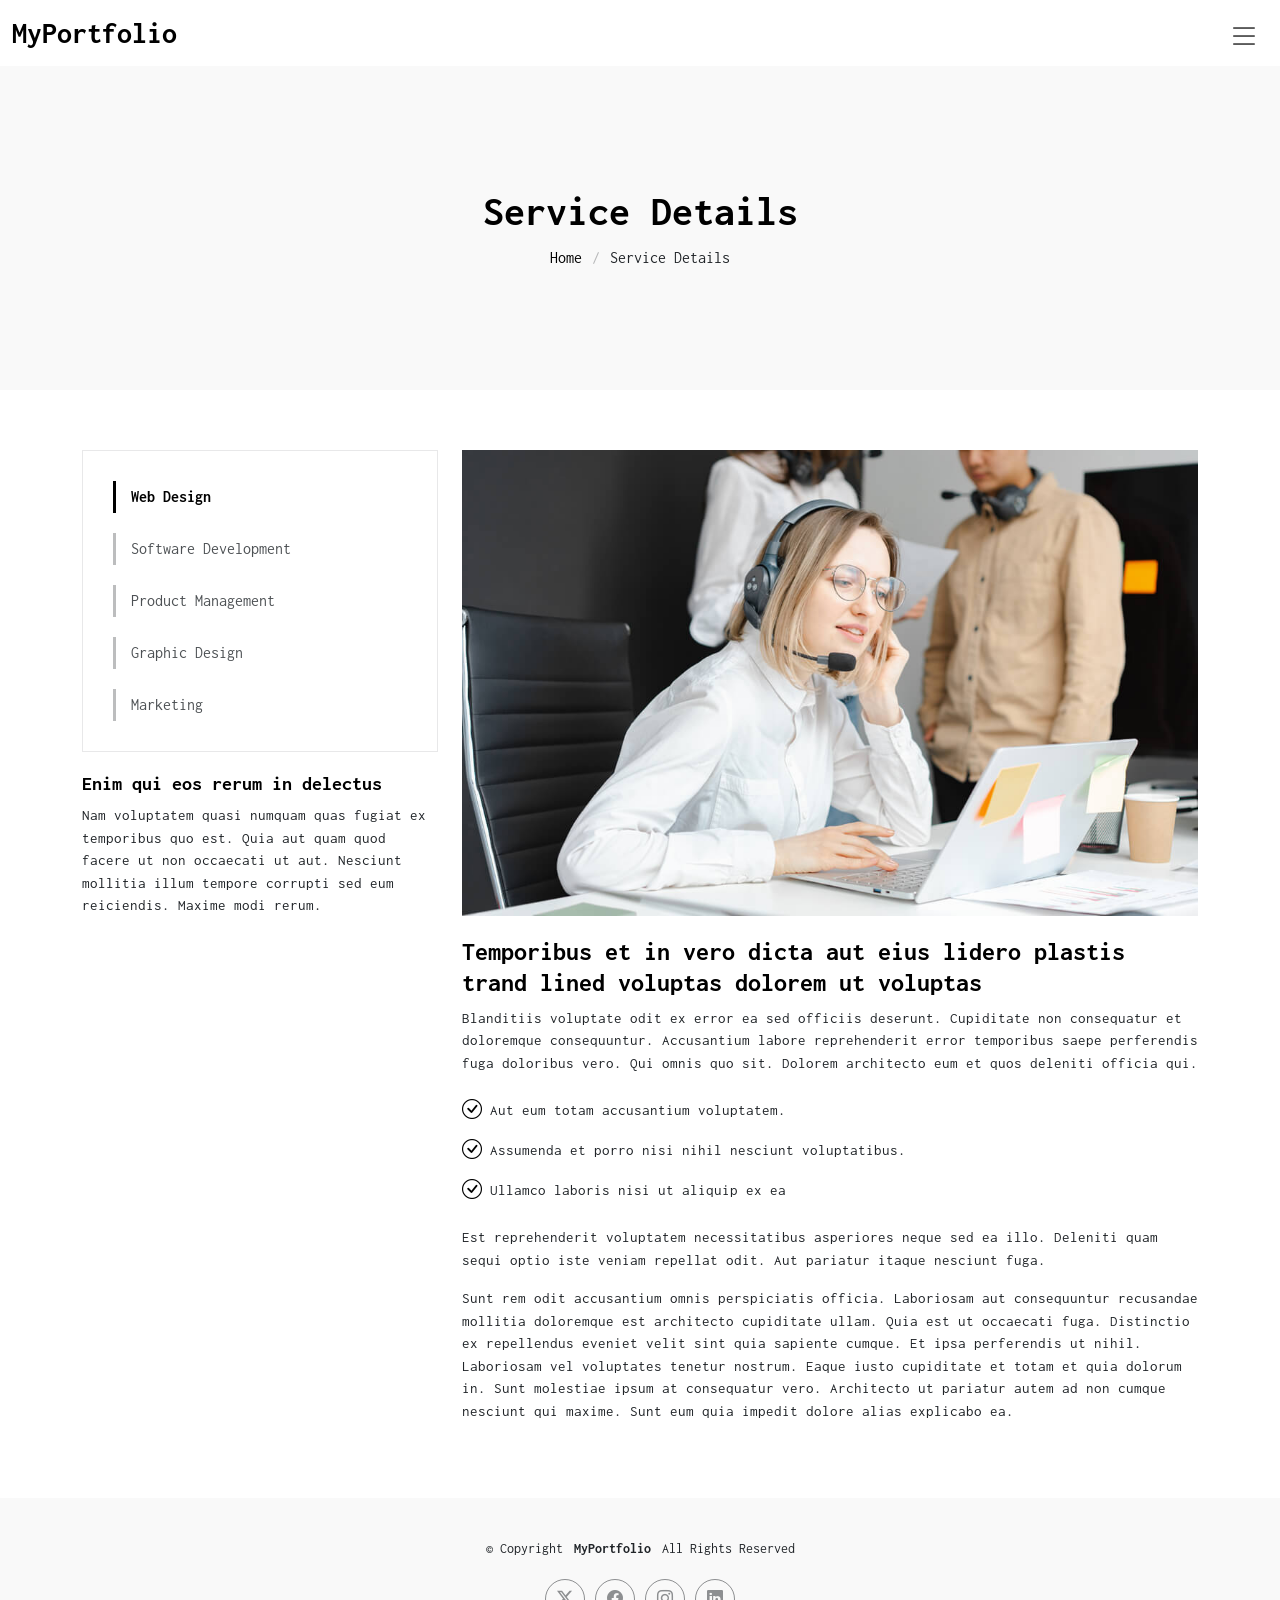
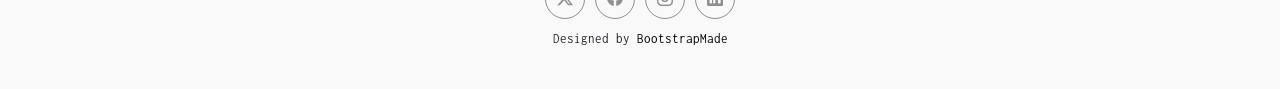
<file: service-details.html>
<!DOCTYPE html>
<html lang="en">

<head>
  <meta charset="utf-8">
  <meta content="width=device-width, initial-scale=1.0" name="viewport">
  <title>Service Details - MyPortfolio Bootstrap Template</title>
  <meta name="description" content="">
  <meta name="keywords" content="">

  <!-- Favicons -->
  <link href="assets/img/favicon.png" rel="icon">
  <link href="assets/img/apple-touch-icon.png" rel="apple-touch-icon">

  <!-- Fonts -->
  <link href="https://fonts.googleapis.com" rel="preconnect">
  <link href="https://fonts.gstatic.com" rel="preconnect" crossorigin>
  <link href="https://fonts.googleapis.com/css2?family=Inconsolata:wght@200;300;400;500;600;700;800;900&display=swap" rel="stylesheet">

  <!-- Vendor CSS Files -->
  <link href="assets/vendor/bootstrap/css/bootstrap.min.css" rel="stylesheet">
  <link href="assets/vendor/bootstrap-icons/bootstrap-icons.css" rel="stylesheet">
  <link href="assets/vendor/aos/aos.css" rel="stylesheet">
  <link href="assets/vendor/glightbox/css/glightbox.min.css" rel="stylesheet">
  <link href="assets/vendor/swiper/swiper-bundle.min.css" rel="stylesheet">

  <!-- Main CSS File -->
  <link href="assets/css/main.css" rel="stylesheet">

  <!-- =======================================================
  * Template Name: MyPortfolio
  * Template URL: https://bootstrapmade.com/myportfolio-bootstrap-portfolio-website-template/
  * Updated: Aug 08 2024 with Bootstrap v5.3.3
  * Author: BootstrapMade.com
  * License: https://bootstrapmade.com/license/
  ======================================================== -->
</head>

<body class="service-details-page">

  <header id="header" class="header d-flex align-items-center sticky-top">
    <div class="container-fluid  position-relative d-flex align-items-center justify-content-between">

      <a href="index.html" class="logo d-flex align-items-center">
        <!-- Uncomment the line below if you also wish to use an image logo -->
        <!-- <img src="assets/img/logo.png" alt=""> -->
        <h1 class="sitename">MyPortfolio</h1>
      </a>

      <nav id="navmenu" class="navmenu">
        <ul>
          <li><a href="index.html">Home</a></li>
          <li><a href="about.html">About</a></li>
          <li><a href="services.html">Services</a></li>
          <li><a href="portfolio.html">Portfolio</a></li>
          <li class="dropdown"><a href="#"><span>Dropdown</span> <i class="bi bi-chevron-down toggle-dropdown"></i></a>
            <ul>
              <li><a href="#">Dropdown 1</a></li>
              <li class="dropdown"><a href="#"><span>Deep Dropdown</span> <i class="bi bi-chevron-down toggle-dropdown"></i></a>
                <ul>
                  <li><a href="#">Deep Dropdown 1</a></li>
                  <li><a href="#">Deep Dropdown 2</a></li>
                  <li><a href="#">Deep Dropdown 3</a></li>
                  <li><a href="#">Deep Dropdown 4</a></li>
                  <li><a href="#">Deep Dropdown 5</a></li>
                </ul>
              </li>
              <li><a href="#">Dropdown 2</a></li>
              <li><a href="#">Dropdown 3</a></li>
              <li><a href="#">Dropdown 4</a></li>
            </ul>
          </li>
          <li><a href="contact.html">Contact</a></li>
        </ul>
        <i class="mobile-nav-toggle d-xl-none bi bi-list"></i>
      </nav>

    </div>
  </header>

  <main class="main">

    <!-- Page Title -->
    <div class="page-title light-background">
      <div class="container">
        <h1>Service Details</h1>
        <nav class="breadcrumbs">
          <ol>
            <li><a href="index.html">Home</a></li>
            <li class="current">Service Details</li>
          </ol>
        </nav>
      </div>
    </div><!-- End Page Title -->

    <!-- Service Details Section -->
    <section id="service-details" class="service-details section">

      <div class="container">

        <div class="row gy-4">

          <div class="col-lg-4" data-aos="fade-up" data-aos-delay="100">
            <div class="services-list">
              <a href="#" class="active">Web Design</a>
              <a href="#">Software Development</a>
              <a href="#">Product Management</a>
              <a href="#">Graphic Design</a>
              <a href="#">Marketing</a>
            </div>

            <h4>Enim qui eos rerum in delectus</h4>
            <p>Nam voluptatem quasi numquam quas fugiat ex temporibus quo est. Quia aut quam quod facere ut non occaecati ut aut. Nesciunt mollitia illum tempore corrupti sed eum reiciendis. Maxime modi rerum.</p>
          </div>

          <div class="col-lg-8" data-aos="fade-up" data-aos-delay="200">
            <img src="assets/img/services.jpg" alt="" class="img-fluid services-img">
            <h3>Temporibus et in vero dicta aut eius lidero plastis trand lined voluptas dolorem ut voluptas</h3>
            <p>
              Blanditiis voluptate odit ex error ea sed officiis deserunt. Cupiditate non consequatur et doloremque consequuntur. Accusantium labore reprehenderit error temporibus saepe perferendis fuga doloribus vero. Qui omnis quo sit. Dolorem architecto eum et quos deleniti officia qui.
            </p>
            <ul>
              <li><i class="bi bi-check-circle"></i> <span>Aut eum totam accusantium voluptatem.</span></li>
              <li><i class="bi bi-check-circle"></i> <span>Assumenda et porro nisi nihil nesciunt voluptatibus.</span></li>
              <li><i class="bi bi-check-circle"></i> <span>Ullamco laboris nisi ut aliquip ex ea</span></li>
            </ul>
            <p>
              Est reprehenderit voluptatem necessitatibus asperiores neque sed ea illo. Deleniti quam sequi optio iste veniam repellat odit. Aut pariatur itaque nesciunt fuga.
            </p>
            <p>
              Sunt rem odit accusantium omnis perspiciatis officia. Laboriosam aut consequuntur recusandae mollitia doloremque est architecto cupiditate ullam. Quia est ut occaecati fuga. Distinctio ex repellendus eveniet velit sint quia sapiente cumque. Et ipsa perferendis ut nihil. Laboriosam vel voluptates tenetur nostrum. Eaque iusto cupiditate et totam et quia dolorum in. Sunt molestiae ipsum at consequatur vero. Architecto ut pariatur autem ad non cumque nesciunt qui maxime. Sunt eum quia impedit dolore alias explicabo ea.
            </p>
          </div>

        </div>

      </div>

    </section><!-- /Service Details Section -->

  </main>

  <footer id="footer" class="footer light-background">

    <div class="container">
      <div class="copyright text-center ">
        <p>© <span>Copyright</span> <strong class="px-1 sitename">MyPortfolio</strong> <span>All Rights Reserved</span></p>
      </div>
      <div class="social-links d-flex justify-content-center">
        <a href=""><i class="bi bi-twitter-x"></i></a>
        <a href=""><i class="bi bi-facebook"></i></a>
        <a href=""><i class="bi bi-instagram"></i></a>
        <a href=""><i class="bi bi-linkedin"></i></a>
      </div>
      <div class="credits">
        <!-- All the links in the footer should remain intact. -->
        <!-- You can delete the links only if you've purchased the pro version. -->
        <!-- Licensing information: https://bootstrapmade.com/license/ -->
        <!-- Purchase the pro version with working PHP/AJAX contact form: [buy-url] -->
        Designed by <a href="https://bootstrapmade.com/">BootstrapMade</a>
      </div>
    </div>

  </footer>

  <!-- Scroll Top -->
  <a href="#" id="scroll-top" class="scroll-top d-flex align-items-center justify-content-center"><i class="bi bi-arrow-up-short"></i></a>

  <!-- Preloader -->
  <div id="preloader"></div>

  <!-- Vendor JS Files -->
  <script src="assets/vendor/bootstrap/js/bootstrap.bundle.min.js"></script>
  <script src="assets/vendor/php-email-form/validate.js"></script>
  <script src="assets/vendor/aos/aos.js"></script>
  <script src="assets/vendor/glightbox/js/glightbox.min.js"></script>
  <script src="assets/vendor/imagesloaded/imagesloaded.pkgd.min.js"></script>
  <script src="assets/vendor/isotope-layout/isotope.pkgd.min.js"></script>
  <script src="assets/vendor/swiper/swiper-bundle.min.js"></script>

  <!-- Main JS File -->
  <script src="assets/js/main.js"></script>

</body>

</html>
</file>
<file: assets/css/main.css>
/**
* Template Name: MyPortfolio
* Template URL: https://bootstrapmade.com/myportfolio-bootstrap-portfolio-website-template/
* Updated: Aug 08 2024 with Bootstrap v5.3.3
* Author: BootstrapMade.com
* License: https://bootstrapmade.com/license/
*/

/*--------------------------------------------------------------
# Font & Color Variables
# Help: https://bootstrapmade.com/color-system/
--------------------------------------------------------------*/
/* Fonts */
:root {
  --default-font: "Inconsolata",  system-ui, -apple-system, "Segoe UI", Roboto, "Helvetica Neue", Arial, "Noto Sans", "Liberation Sans", sans-serif, "Apple Color Emoji", "Segoe UI Emoji", "Segoe UI Symbol", "Noto Color Emoji";
  --heading-font: "Inconsolata",  sans-serif;
  --nav-font: "Inconsolata",  sans-serif;
}

/* Global Colors - The following color variables are used throughout the website. Updating them here will change the color scheme of the entire website */
:root { 
  --background-color: #ffffff; /* Background color for the entire website, including individual sections */
  --default-color: #212529; /* Default color used for the majority of the text content across the entire website */
  --heading-color: #000000; /* Color for headings, subheadings and title throughout the website */
  --accent-color: #000000; /* Accent color that represents your brand on the website. It's used for buttons, links, and other elements that need to stand out */
  --surface-color: #ffffff; /* The surface color is used as a background of boxed elements within sections, such as cards, icon boxes, or other elements that require a visual separation from the global background. */
  --contrast-color: #ffffff; /* Contrast color for text, ensuring readability against backgrounds of accent, heading, or default colors. */
}

/* Nav Menu Colors - The following color variables are used specifically for the navigation menu. They are separate from the global colors to allow for more customization options */
:root {
  --nav-color: #5b5b5b;  /* The default color of the main navmenu links */
  --nav-hover-color: #000000; /* Applied to main navmenu links when they are hovered over or active */
  --nav-mobile-background-color: #f5f5f5; /* Used as the background color for mobile navigation menu */
  --nav-dropdown-background-color: #ffffff; /* Used as the background color for dropdown items that appear when hovering over primary navigation items */
  --nav-dropdown-color: #5b5b5b; /* Used for navigation links of the dropdown items in the navigation menu. */
  --nav-dropdown-hover-color: #000000; /* Similar to --nav-hover-color, this color is applied to dropdown navigation links when they are hovered over. */
}

/* Color Presets - These classes override global colors when applied to any section or element, providing reuse of the sam color scheme. */

.light-background {
  --background-color: #f9f9f9;
  --surface-color: #ffffff;
}

.dark-background {
  --background-color: #060606;
  --default-color: #ffffff;
  --heading-color: #ffffff;
  --surface-color: #252525;
  --contrast-color: #ffffff;
}

/* Smooth scroll */
:root {
  scroll-behavior: smooth;
}

/*--------------------------------------------------------------
# General Styling & Shared Classes
--------------------------------------------------------------*/
body {
  color: var(--default-color);
  background-color: var(--background-color);
  font-family: var(--default-font);
}

a {
  color: var(--accent-color);
  text-decoration: none;
  transition: 0.3s;
}

a:hover {
  color: color-mix(in srgb, var(--accent-color), transparent 25%);
  text-decoration: none;
}

h1,
h2,
h3,
h4,
h5,
h6 {
  color: var(--heading-color);
  font-family: var(--heading-font);
}

/* PHP Email Form Messages
------------------------------*/
.php-email-form .error-message {
  display: none;
  background: #df1529;
  color: #ffffff;
  text-align: left;
  padding: 15px;
  margin-bottom: 24px;
  font-weight: 600;
}

.php-email-form .sent-message {
  display: none;
  color: #ffffff;
  background: #059652;
  text-align: center;
  padding: 15px;
  margin-bottom: 24px;
  font-weight: 600;
}

.php-email-form .loading {
  display: none;
  background: var(--surface-color);
  text-align: center;
  padding: 15px;
  margin-bottom: 24px;
}

.php-email-form .loading:before {
  content: "";
  display: inline-block;
  border-radius: 50%;
  width: 24px;
  height: 24px;
  margin: 0 10px -6px 0;
  border: 3px solid var(--accent-color);
  border-top-color: var(--surface-color);
  animation: php-email-form-loading 1s linear infinite;
}

@keyframes php-email-form-loading {
  0% {
    transform: rotate(0deg);
  }

  100% {
    transform: rotate(360deg);
  }
}

/*--------------------------------------------------------------
# Global Header
--------------------------------------------------------------*/
.header {
  color: var(--default-color);
  background-color: var(--background-color);
  padding: 15px 0;
  transition: all 0.5s;
  z-index: 997;
}

.header .logo {
  line-height: 1;
}

.header .logo img {
  max-height: 32px;
  margin-right: 8px;
}

.header .logo h1 {
  font-size: 30px;
  margin: 0;
  font-weight: 700;
  color: var(--heading-color);
}

/*--------------------------------------------------------------
# Navigation Menu
--------------------------------------------------------------*/
/* Navmenu */
.mobile-nav-toggle {
  color: var(--nav-color);
  position: fixed;
  top: 20px;
  right: 20px;
  font-size: 32px;
  line-height: 0;
  cursor: pointer;
  display: block !important;
  z-index: 998;
  transition: 0.3s;
}

.mobile-nav-toggle:hover {
  color: var(--nav-hover-color);
}

.navmenu {
  position: fixed;
  top: 0;
  bottom: 0;
  right: -300px;
  z-index: 997;
  transition: 0.3s;
  width: 300px;
  overflow: hidden;
}

.navmenu ul {
  display: block;
  list-style: none;
  padding: 10px 0;
  margin: 0;
  overflow-y: auto;
  transition: 0.3s;
  z-index: 998;
}

.navmenu a,
.navmenu a:focus {
  color: var(--nav-dropdown-color);
  padding: 10px 20px;
  font-family: var(--nav-font);
  font-size: 17px;
  font-weight: 500;
  display: flex;
  align-items: center;
  justify-content: space-between;
  white-space: nowrap;
  transition: 0.3s;
}

.navmenu a i,
.navmenu a:focus i {
  font-size: 12px;
  line-height: 0;
  margin-left: 5px;
  width: 30px;
  height: 30px;
  display: flex;
  align-items: center;
  justify-content: center;
  border-radius: 50%;
  transition: 0.3s;
  background-color: color-mix(in srgb, var(--accent-color), transparent 90%);
}

.navmenu a i:hover,
.navmenu a:focus i:hover {
  background-color: var(--accent-color);
  color: var(--contrast-color);
}

.navmenu a:hover,
.navmenu .active,
.navmenu .active:focus {
  color: var(--nav-dropdown-hover-color);
}

.navmenu .active i,
.navmenu .active:focus i {
  background-color: var(--accent-color);
  color: var(--contrast-color);
  transform: rotate(180deg);
}

.navmenu .dropdown ul {
  position: static;
  display: none;
  z-index: 99;
  padding: 10px 0;
  margin: 10px 20px;
  box-shadow: none;
  transition: all 0.5s ease-in-out;
}

.navmenu .dropdown>.dropdown-active {
  display: block;
  background-color: var(--nav-dropdown-background-color);
  border: 1px solid color-mix(in srgb, var(--nav-dropdown-color), transparent 90%);
}

.mobile-nav-active {
  overflow: hidden;
}

.mobile-nav-active .mobile-nav-toggle {
  right: 310px;
  background-color: var(--surface-color);
  border-radius: 50%;
  border: 1px solid color-mix(in srgb, var(--default-color), transparent 80%);
}

.mobile-nav-active .navmenu {
  position: fixed;
  overflow: hidden;
  top: 0;
  bottom: 0;
  right: 0;
  background-color: var(--nav-mobile-background-color);
  transition: 0.3s;
}

/*--------------------------------------------------------------
# Global Footer
--------------------------------------------------------------*/
.footer {
  color: var(--default-color);
  background-color: var(--background-color);
  font-size: 14px;
  padding: 40px 0;
  position: relative;
}

.footer .copyright p {
  margin-bottom: 0;
}

.footer .social-links {
  margin-top: 20px;
}

.footer .social-links a {
  display: flex;
  align-items: center;
  justify-content: center;
  width: 40px;
  height: 40px;
  border-radius: 50%;
  border: 1px solid color-mix(in srgb, var(--default-color), transparent 50%);
  font-size: 16px;
  color: color-mix(in srgb, var(--default-color), transparent 50%);
  margin: 0 5px;
  transition: 0.3s;
}

.footer .social-links a:hover {
  color: var(--accent-color);
  border-color: var(--accent-color);
}

.footer .credits {
  margin-top: 10px;
  font-size: 13px;
  text-align: center;
}

/*--------------------------------------------------------------
# Preloader
--------------------------------------------------------------*/
#preloader {
  position: fixed;
  inset: 0;
  z-index: 9999;
  overflow: hidden;
  background-color: var(--background-color);
  transition: all 0.6s ease-out;
}

#preloader:before {
  content: "";
  position: fixed;
  top: calc(50% - 30px);
  left: calc(50% - 30px);
  border: 6px solid var(--accent-color);
  border-top-color: color-mix(in srgb, var(--accent-color), transparent 90%);
  border-radius: 50%;
  width: 60px;
  height: 60px;
  animation: animate-preloader 1s linear infinite;
}

@keyframes animate-preloader {
  0% {
    transform: rotate(0deg);
  }

  100% {
    transform: rotate(360deg);
  }
}

/*--------------------------------------------------------------
# Scroll Top Button
--------------------------------------------------------------*/
.scroll-top {
  position: fixed;
  visibility: hidden;
  opacity: 0;
  right: 15px;
  bottom: -15px;
  z-index: 99999;
  background-color: var(--accent-color);
  width: 44px;
  height: 44px;
  border-radius: 50px;
  transition: all 0.4s;
}

.scroll-top i {
  font-size: 24px;
  color: var(--contrast-color);
  line-height: 0;
}

.scroll-top:hover {
  background-color: color-mix(in srgb, var(--accent-color), transparent 20%);
  color: var(--contrast-color);
}

.scroll-top.active {
  visibility: visible;
  opacity: 1;
  bottom: 15px;
}

/*--------------------------------------------------------------
# Disable aos animation delay on mobile devices
--------------------------------------------------------------*/
@media screen and (max-width: 768px) {
  [data-aos-delay] {
    transition-delay: 0 !important;
  }
}

/*--------------------------------------------------------------
# Global Page Titles & Breadcrumbs
--------------------------------------------------------------*/
.page-title {
  color: var(--default-color);
  background-color: var(--background-color);
  padding: 120px 0;
  text-align: center;
  position: relative;
}

.page-title h1 {
  font-size: 42px;
  font-weight: 700;
  margin-bottom: 10px;
}

.page-title .breadcrumbs ol {
  display: flex;
  flex-wrap: wrap;
  list-style: none;
  justify-content: center;
  padding: 0;
  margin: 0;
  font-size: 16px;
  font-weight: 400;
}

.page-title .breadcrumbs ol li+li {
  padding-left: 10px;
}

.page-title .breadcrumbs ol li+li::before {
  content: "/";
  display: inline-block;
  padding-right: 10px;
  color: color-mix(in srgb, var(--default-color), transparent 70%);
}

/*--------------------------------------------------------------
# Global Sections
--------------------------------------------------------------*/
section,
.section {
  color: var(--default-color);
  background-color: var(--background-color);
  padding: 60px 0;
  scroll-margin-top: 90px;
  overflow: clip;
}

@media (max-width: 1199px) {

  section,
  .section {
    scroll-margin-top: 66px;
  }
}

/*--------------------------------------------------------------
# Global Section Titles
--------------------------------------------------------------*/
.section-title {
  text-align: center;
  padding-bottom: 60px;
  position: relative;
}

.section-title h2 {
  font-size: 32px;
  font-weight: 400;
  margin-bottom: 15px;
}

.section-title p {
  margin-bottom: 0;
}

/*--------------------------------------------------------------
# Portfolio Section
--------------------------------------------------------------*/
.portfolio .portfolio-info h3 {
  font-size: 24px;
  margin-bottom: 5px;
}

.portfolio .portfolio-info p {
  font-size: 15px;
}

.portfolio .portfolio-filters {
  padding: 0;
  margin: 0 auto 20px auto;
  list-style: none;
}

.portfolio .portfolio-filters li {
  cursor: pointer;
  display: inline-block;
  padding: 0;
  font-size: 16px;
  font-weight: 400;
  margin: 0 10px;
  line-height: 1;
  margin-bottom: 5px;
  transition: all 0.3s ease-in-out;
}

.portfolio .portfolio-filters li:hover,
.portfolio .portfolio-filters li.filter-active {
  border-bottom: 2px solid var(--default-color);
  padding-bottom: 3px;
}

.portfolio .portfolio-filters li:first-child {
  margin-left: 0;
}

.portfolio .portfolio-filters li:last-child {
  margin-right: 5px;
}

@media (max-width: 575px) {
  .portfolio .portfolio-filters li {
    font-size: 14px;
    margin: 0 5px;
  }
}

.portfolio .portfolio-content {
  position: relative;
  overflow: hidden;
}

.portfolio .portfolio-content img {
  transition: 0.3s;
}

.portfolio .portfolio-content .portfolio-info {
  opacity: 0;
  position: absolute;
  inset: 0;
  z-index: 3;
  transition: all ease-in-out 0.3s;
  background: rgba(0, 0, 0, 0.6);
  padding: 15px;
  display: flex;
  align-items: center;
  justify-content: center;
  flex-direction: column;
}

.portfolio .portfolio-content .portfolio-info h4 {
  font-size: 18px;
  mask-border: 0;
  font-weight: 400;
  color: #ffffff;
  display: inline-block;
}

.portfolio .portfolio-content .portfolio-info p {
  text-align: center;
  display: inline-block;
  font-size: 14px;
  font-weight: 400;
  color: rgba(255, 255, 255, 0.8);
}

.portfolio .portfolio-content .portfolio-info .preview-link,
.portfolio .portfolio-content .portfolio-info .details-link {
  font-size: 26px;
  color: #fff;
  transition: 0.3s;
  line-height: 1.2;
}

.portfolio .portfolio-content .portfolio-info .preview-link:hover,
.portfolio .portfolio-content .portfolio-info .details-link:hover {
  color: var(--accent-color);
}

.portfolio .portfolio-content .portfolio-info .details-link {
  left: 50%;
  font-size: 34px;
  line-height: 0;
}

.portfolio .portfolio-content:hover .portfolio-info {
  opacity: 1;
}

.portfolio .portfolio-content:hover img {
  transform: scale(1.1);
}

/*--------------------------------------------------------------
# Skills Section
--------------------------------------------------------------*/
.skills .swiper-slide img {
  opacity: 0.5;
  transition: 0.3s;
  filter: grayscale(100);
}

.skills .swiper-slide img:hover {
  filter: none;
  opacity: 1;
}

.skills .swiper-wrapper {
  height: auto;
}

.skills .swiper-pagination {
  margin-top: 20px;
  position: relative;
}

.skills .swiper-pagination .swiper-pagination-bullet {
  width: 12px;
  height: 12px;
  opacity: 1;
  background-color: color-mix(in srgb, var(--default-color), transparent 80%);
}

.skills .swiper-pagination .swiper-pagination-bullet-active {
  background-color: var(--accent-color);
}

/*--------------------------------------------------------------
# Services Section
--------------------------------------------------------------*/
.services .service-item {
  background-color: var(--surface-color);
  padding: 40px;
  box-shadow: 0px 0 30px rgba(0, 0, 0, 0.1);
  height: 100%;
}

.services .service-item .icon {
  width: 48px;
  height: 48px;
  position: relative;
  margin-bottom: 50px;
}

.services .service-item .icon i {
  color: color-mix(in srgb, var(--heading-color), transparent 30%);
  font-size: 56px;
  transition: ease-in-out 0.3s;
  z-index: 2;
  position: relative;
}

.services .service-item .icon:before {
  position: absolute;
  content: "";
  height: 100%;
  width: 100%;
  background: color-mix(in srgb, var(--heading-color), transparent 95%);
  border-radius: 50px;
  z-index: 1;
  top: 10px;
  right: -20px;
  transition: 0.3s;
}

.services .service-item h3 {
  color: color-mix(in srgb, var(--heading-color), transparent 20%);
  font-weight: 700;
  margin: 0 0 20px 0;
  padding-bottom: 8px;
  font-size: 22px;
  position: relative;
  display: inline-block;
  border-bottom: 4px solid color-mix(in srgb, var(--heading-color), transparent 90%);
  transition: 0.3s;
}

.services .service-item p {
  line-height: 24px;
  font-size: 14px;
  margin-bottom: 0;
}

.services .service-item .readmore {
  margin-top: 15px;
  display: inline-block;
  color: color-mix(in srgb, var(--default-color), transparent 30%);
}

.services .service-item:hover .icon i {
  color: var(--heading-color);
}

.services .service-item:hover .icon:before {
  background: color-mix(in srgb, var(--heading-color), transparent 90%);
}

.services .service-item:hover h3 {
  border-color: color-mix(in srgb, var(--accent-color), transparent 70%);
  color: var(--heading-color);
}

.services .service-item:hover .readmore {
  color: var(--accent-color);
}

/*--------------------------------------------------------------
# Testimonials Section
--------------------------------------------------------------*/
.testimonials .section-header {
  margin-bottom: 40px;
}

.testimonials .testimonials-carousel,
.testimonials .testimonials-slider {
  overflow: hidden;
}

.testimonials .testimonial-item {
  text-align: center;
}

.testimonials .testimonial-item .testimonial-img {
  width: 120px;
  border-radius: 50%;
  border: 4px solid var(--background-color);
  margin: 0 auto;
}

.testimonials .testimonial-item h3 {
  font-size: 20px;
  font-weight: bold;
  margin: 10px 0 5px 0;
}

.testimonials .testimonial-item h4 {
  font-size: 14px;
  color: color-mix(in srgb, var(--default-color), transparent 40%);
  margin: 0 0 15px 0;
}

.testimonials .testimonial-item .stars {
  margin-bottom: 15px;
}

.testimonials .testimonial-item .stars i {
  color: #ffc107;
  margin: 0 1px;
}

.testimonials .testimonial-item .quote-icon-left,
.testimonials .testimonial-item .quote-icon-right {
  color: color-mix(in srgb, var(--accent-color), transparent 50%);
  font-size: 26px;
  line-height: 0;
}

.testimonials .testimonial-item .quote-icon-left {
  display: inline-block;
  left: -5px;
  position: relative;
}

.testimonials .testimonial-item .quote-icon-right {
  display: inline-block;
  right: -5px;
  position: relative;
  top: 10px;
  transform: scale(-1, -1);
}

.testimonials .testimonial-item p {
  font-style: italic;
  margin: 0 auto 15px auto;
}

.testimonials .swiper-wrapper {
  height: auto;
}

.testimonials .swiper-pagination {
  margin-top: 20px;
  position: relative;
}

.testimonials .swiper-pagination .swiper-pagination-bullet {
  width: 12px;
  height: 12px;
  opacity: 1;
  background-color: color-mix(in srgb, var(--default-color), transparent 85%);
}

.testimonials .swiper-pagination .swiper-pagination-bullet-active {
  background-color: var(--accent-color);
}

@media (min-width: 992px) {
  .testimonials .testimonial-item p {
    width: 80%;
  }
}

/*--------------------------------------------------------------
# About Section
--------------------------------------------------------------*/
.about .content h2 {
  font-weight: 700;
  font-size: 24px;
}

.about .content ul {
  list-style: none;
  padding: 0;
}

.about .content ul li {
  margin-bottom: 20px;
  display: flex;
  align-items: center;
}

.about .content ul strong {
  margin-right: 10px;
}

.about .content ul i {
  font-size: 16px;
  margin-right: 5px;
  color: var(--accent-color);
  line-height: 0;
}

/*--------------------------------------------------------------
# Resume Section
--------------------------------------------------------------*/
.resume .resume-title {
  color: var(--heading-color);
  font-size: 26px;
  font-weight: 700;
  margin-top: 20px;
  margin-bottom: 20px;
}

.resume .resume-item {
  padding: 0 0 20px 20px;
  margin-top: -2px;
  border-left: 2px solid var(--accent-color);
  position: relative;
}

.resume .resume-item h4 {
  line-height: 18px;
  font-size: 18px;
  font-weight: 600;
  text-transform: uppercase;
  color: color-mix(in srgb, var(--default-color), transparent 20%);
  margin-bottom: 10px;
}

.resume .resume-item h5 {
  font-size: 16px;
  padding: 5px 15px;
  display: inline-block;
  font-weight: 600;
  margin-bottom: 10px;
}

.resume .resume-item ul {
  padding-left: 20px;
}

.resume .resume-item ul li {
  padding-bottom: 10px;
}

.resume .resume-item:last-child {
  padding-bottom: 0;
}

.resume .resume-item::before {
  content: "";
  position: absolute;
  width: 16px;
  height: 16px;
  border-radius: 50px;
  left: -9px;
  top: 0;
  background: var(--background-color);
  border: 2px solid var(--accent-color);
}

/*--------------------------------------------------------------
# Pricing Section
--------------------------------------------------------------*/
.pricing .pricing-item {
  background-color: var(--surface-color);
  padding: 60px 40px;
  box-shadow: 0 3px 20px -2px rgba(0, 0, 0, 0.1);
  height: 100%;
  position: relative;
}

.pricing h3 {
  font-weight: 600;
  margin-bottom: 15px;
  font-size: 20px;
}

.pricing h4 {
  font-size: 48px;
  color: var(--accent-color);
  font-family: var(--heading-font);
  font-weight: 400;
}

.pricing h4 sup {
  font-size: 28px;
}

.pricing h4 span {
  color: color-mix(in srgb, var(--default-color), transparent 60%);
  font-size: 18px;
}

.pricing ul {
  padding: 20px 0;
  list-style: none;
  color: color-mix(in srgb, var(--default-color), transparent 30%);
  text-align: left;
  line-height: 20px;
}

.pricing ul li {
  padding: 10px 0;
  display: flex;
  align-items: center;
}

.pricing ul i {
  color: #059652;
  font-size: 24px;
  padding-right: 3px;
}

.pricing ul .na {
  color: color-mix(in srgb, var(--default-color), transparent 60%);
}

.pricing ul .na i {
  color: color-mix(in srgb, var(--default-color), transparent 60%);
}

.pricing ul .na span {
  text-decoration: line-through;
}

.pricing .buy-btn {
  color: color-mix(in srgb, var(--default-color), transparent 40%);
  background-color: var(--background-color);
  display: inline-block;
  padding: 8px 35px 10px 35px;
  border-radius: 4px;
  border: 1px solid color-mix(in srgb, var(--default-color), transparent 60%);
  transition: none;
  font-size: 16px;
  font-weight: 500;
  font-family: var(--heading-font);
  transition: 0.3s;
}

.pricing .buy-btn:hover {
  background: var(--accent-color);
  border-color: var(--accent-color);
  color: var(--contrast-color);
}

.pricing .featured {
  z-index: 10;
}

.pricing .featured .pricing-item {
  background: var(--accent-color);
}

@media (min-width: 992px) {
  .pricing .featured .pricing-item {
    transform: scale(1.02, 1.1);
  }
}

.pricing .featured h3,
.pricing .featured h4,
.pricing .featured h4 span,
.pricing .featured ul,
.pricing .featured ul .na,
.pricing .featured ul i,
.pricing .featured ul .na i {
  color: var(--contrast-color);
}

.pricing .featured .buy-btn {
  background: var(--accent-color);
  color: var(--contrast-color);
  border-color: var(--contrast-color);
}

.pricing .featured .buy-btn:hover {
  background: color-mix(in srgb, var(--background-color), transparent 92%);
}

/*--------------------------------------------------------------
# Alt Pricing Section
--------------------------------------------------------------*/
.alt-pricing .pricing-item {
  border-bottom: 1px dashed color-mix(in srgb, var(--default-color), transparent 60%);
  width: 100%;
  height: 100%;
  padding: 0 0 15px 0;
}

.alt-pricing .pricing-item h3 {
  margin: 0;
  font-size: 20px;
  font-weight: 600;
}

.alt-pricing .pricing-item h4 {
  margin: 0;
  font-size: 18px;
  color: var(--accent-color);
}

/*--------------------------------------------------------------
# Portfolio Details Section
--------------------------------------------------------------*/
.portfolio-details .portfolio-details-slider img {
  width: 100%;
}

.portfolio-details .portfolio-details-slider .swiper-pagination {
  margin-top: 20px;
  position: relative;
}

.portfolio-details .portfolio-details-slider .swiper-pagination .swiper-pagination-bullet {
  width: 12px;
  height: 12px;
  background-color: color-mix(in srgb, var(--default-color), transparent 85%);
  opacity: 1;
}

.portfolio-details .portfolio-details-slider .swiper-pagination .swiper-pagination-bullet-active {
  background-color: var(--accent-color);
}

.portfolio-details .portfolio-info {
  background-color: var(--surface-color);
  padding: 30px;
  box-shadow: 0px 0 30px rgba(0, 0, 0, 0.1);
}

.portfolio-details .portfolio-info h3 {
  font-size: 22px;
  font-weight: 700;
  margin-bottom: 20px;
  padding-bottom: 20px;
  border-bottom: 1px solid color-mix(in srgb, var(--default-color), transparent 85%);
}

.portfolio-details .portfolio-info ul {
  list-style: none;
  padding: 0;
  font-size: 15px;
}

.portfolio-details .portfolio-info ul li+li {
  margin-top: 10px;
}

.portfolio-details .portfolio-description {
  padding-top: 30px;
}

.portfolio-details .portfolio-description h2 {
  font-size: 26px;
  font-weight: 700;
  margin-bottom: 20px;
}

.portfolio-details .portfolio-description p {
  padding: 0;
  color: color-mix(in srgb, var(--default-color), transparent 30%);
}

/*--------------------------------------------------------------
# Service Details Section
--------------------------------------------------------------*/
.service-details .services-list {
  background-color: var(--surface-color);
  padding: 10px 30px;
  border: 1px solid color-mix(in srgb, var(--default-color), transparent 90%);
  margin-bottom: 20px;
}

.service-details .services-list a {
  display: block;
  line-height: 1;
  padding: 8px 0 8px 15px;
  border-left: 3px solid color-mix(in srgb, var(--default-color), transparent 70%);
  margin: 20px 0;
  color: color-mix(in srgb, var(--default-color), transparent 20%);
  transition: 0.3s;
}

.service-details .services-list a.active {
  color: var(--heading-color);
  font-weight: 700;
  border-color: var(--accent-color);
}

.service-details .services-list a:hover {
  border-color: var(--accent-color);
}

.service-details .services-img {
  margin-bottom: 20px;
}

.service-details h3 {
  font-size: 26px;
  font-weight: 700;
}

.service-details h4 {
  font-size: 20px;
  font-weight: 700;
}

.service-details p {
  font-size: 15px;
}

.service-details ul {
  list-style: none;
  padding: 0;
  font-size: 15px;
}

.service-details ul li {
  padding: 5px 0;
  display: flex;
  align-items: center;
}

.service-details ul i {
  font-size: 20px;
  margin-right: 8px;
  color: var(--accent-color);
}

/*--------------------------------------------------------------
# Starter Section Section
--------------------------------------------------------------*/
.starter-section {
  /* Add your styles here */
}

/*--------------------------------------------------------------
# Contact Section
--------------------------------------------------------------*/
.contact {
  background-image: url("../img/contact-bg.png");
  background-position: left center;
  background-repeat: no-repeat;
  position: relative;
}

@media (max-width: 640px) {
  .contact {
    background-position: center 50px;
    background-size: contain;
  }
}

.contact:before {
  content: "";
  background: color-mix(in srgb, var(--background-color), transparent 30%);
  position: absolute;
  bottom: 0;
  top: 0;
  left: 0;
  right: 0;
}

.contact .info-item+.info-item {
  margin-top: 40px;
}

.contact .info-item i {
  background: var(--accent-color);
  color: var(--contrast-color);
  font-size: 20px;
  width: 44px;
  height: 44px;
  display: flex;
  justify-content: center;
  align-items: center;
  border-radius: 50px;
  transition: all 0.3s ease-in-out;
  margin-right: 15px;
}

.contact .info-item h3 {
  padding: 0;
  font-size: 18px;
  font-weight: 700;
  margin-bottom: 5px;
}

.contact .info-item p {
  padding: 0;
  margin-bottom: 0;
  font-size: 14px;
}

.contact .php-email-form {
  height: 100%;
}

.contact .php-email-form input[type=text],
.contact .php-email-form input[type=email],
.contact .php-email-form textarea {
  font-size: 14px;
  padding: 10px 15px;
  box-shadow: none;
  border-radius: 0;
  color: var(--default-color);
  background-color: color-mix(in srgb, var(--background-color), transparent 50%);
  border-color: color-mix(in srgb, var(--default-color), transparent 80%);
}

.contact .php-email-form input[type=text]:focus,
.contact .php-email-form input[type=email]:focus,
.contact .php-email-form textarea:focus {
  border-color: var(--accent-color);
}

.contact .php-email-form input[type=text]::placeholder,
.contact .php-email-form input[type=email]::placeholder,
.contact .php-email-form textarea::placeholder {
  color: color-mix(in srgb, var(--default-color), transparent 70%);
}

.contact .php-email-form button[type=submit] {
  color: var(--contrast-color);
  background: var(--accent-color);
  border: 0;
  padding: 10px 30px;
  transition: 0.4s;
  border-radius: 50px;
}

.contact .php-email-form button[type=submit]:hover {
  background: color-mix(in srgb, var(--accent-color), transparent 20%);
}
</file>
